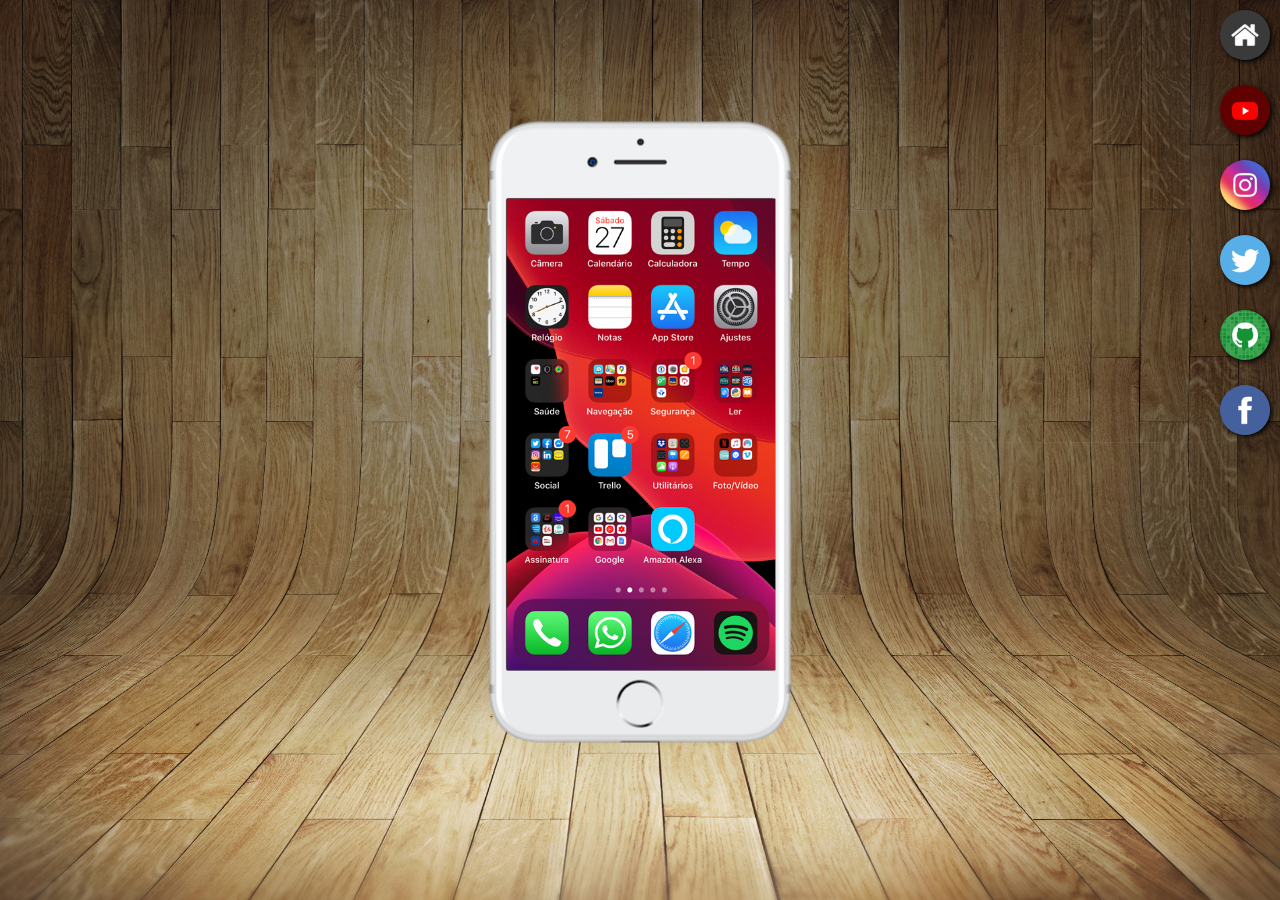
<file: index.html>
<!DOCTYPE html>
<html lang="pt-br">
<head>
    <meta charset="UTF-8">
    <meta http-equiv="X-UA-Compatible" content="IE=edge">
    <meta name="viewport" content="width=device-width, initial-scale=1.0">
    <link rel="shortcut icon" href="favicon.ico" type="image/x-icon">
    <link rel="stylesheet" href="estilos/style.css">
    <title>Projeto redes sociais</title>
</head>
<body>
    <main>
        <section id="telefone">
            <iframe src="home.html" name="tela" id="tela" frameborder="0"></iframe>
        </section>

        <section id="redes-sociais">
            <a href="#" target="tela"><img src="estilos/imagens/logo-home.jpg" alt=""></a><br>

            <a href="youtube.html" target="tela"><img src="estilos/imagens/logo-youtube.jpg" alt=""></a><br>

            <a href="instagram.html" target="tela"><img src="estilos/imagens/logo-instagram.jpg" alt=""></a><br>

            <a href="twitter.html" target="tela"><img src="estilos/imagens/logo-twitter.jpg" alt=""></a><br>

            <a href="github.html" target="tela"><img src="estilos/imagens/logo-github.jpg" alt=""></a><br>

            <a href="facebook.html" target="tela"><img src="estilos/imagens/logo-facebook.jpg" alt=""></a>
        </section>
    </main>
</body>
</file>
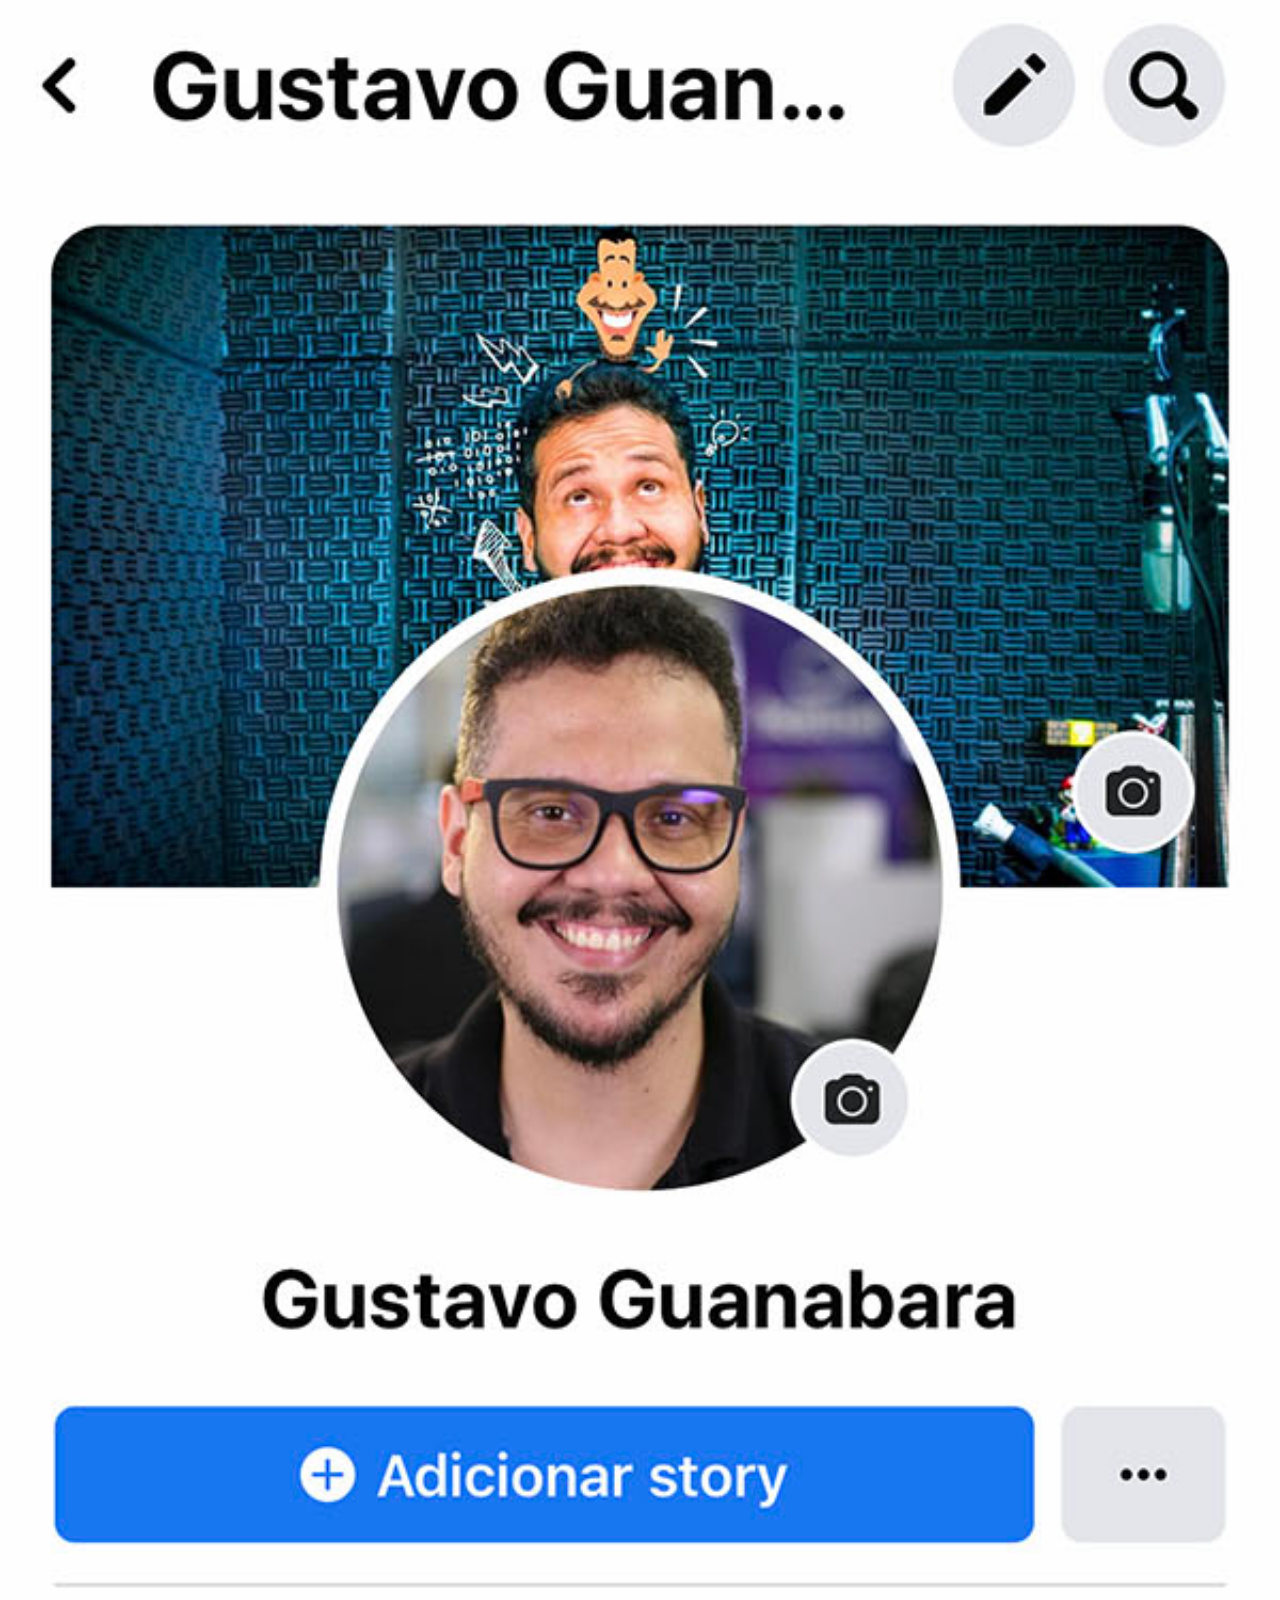
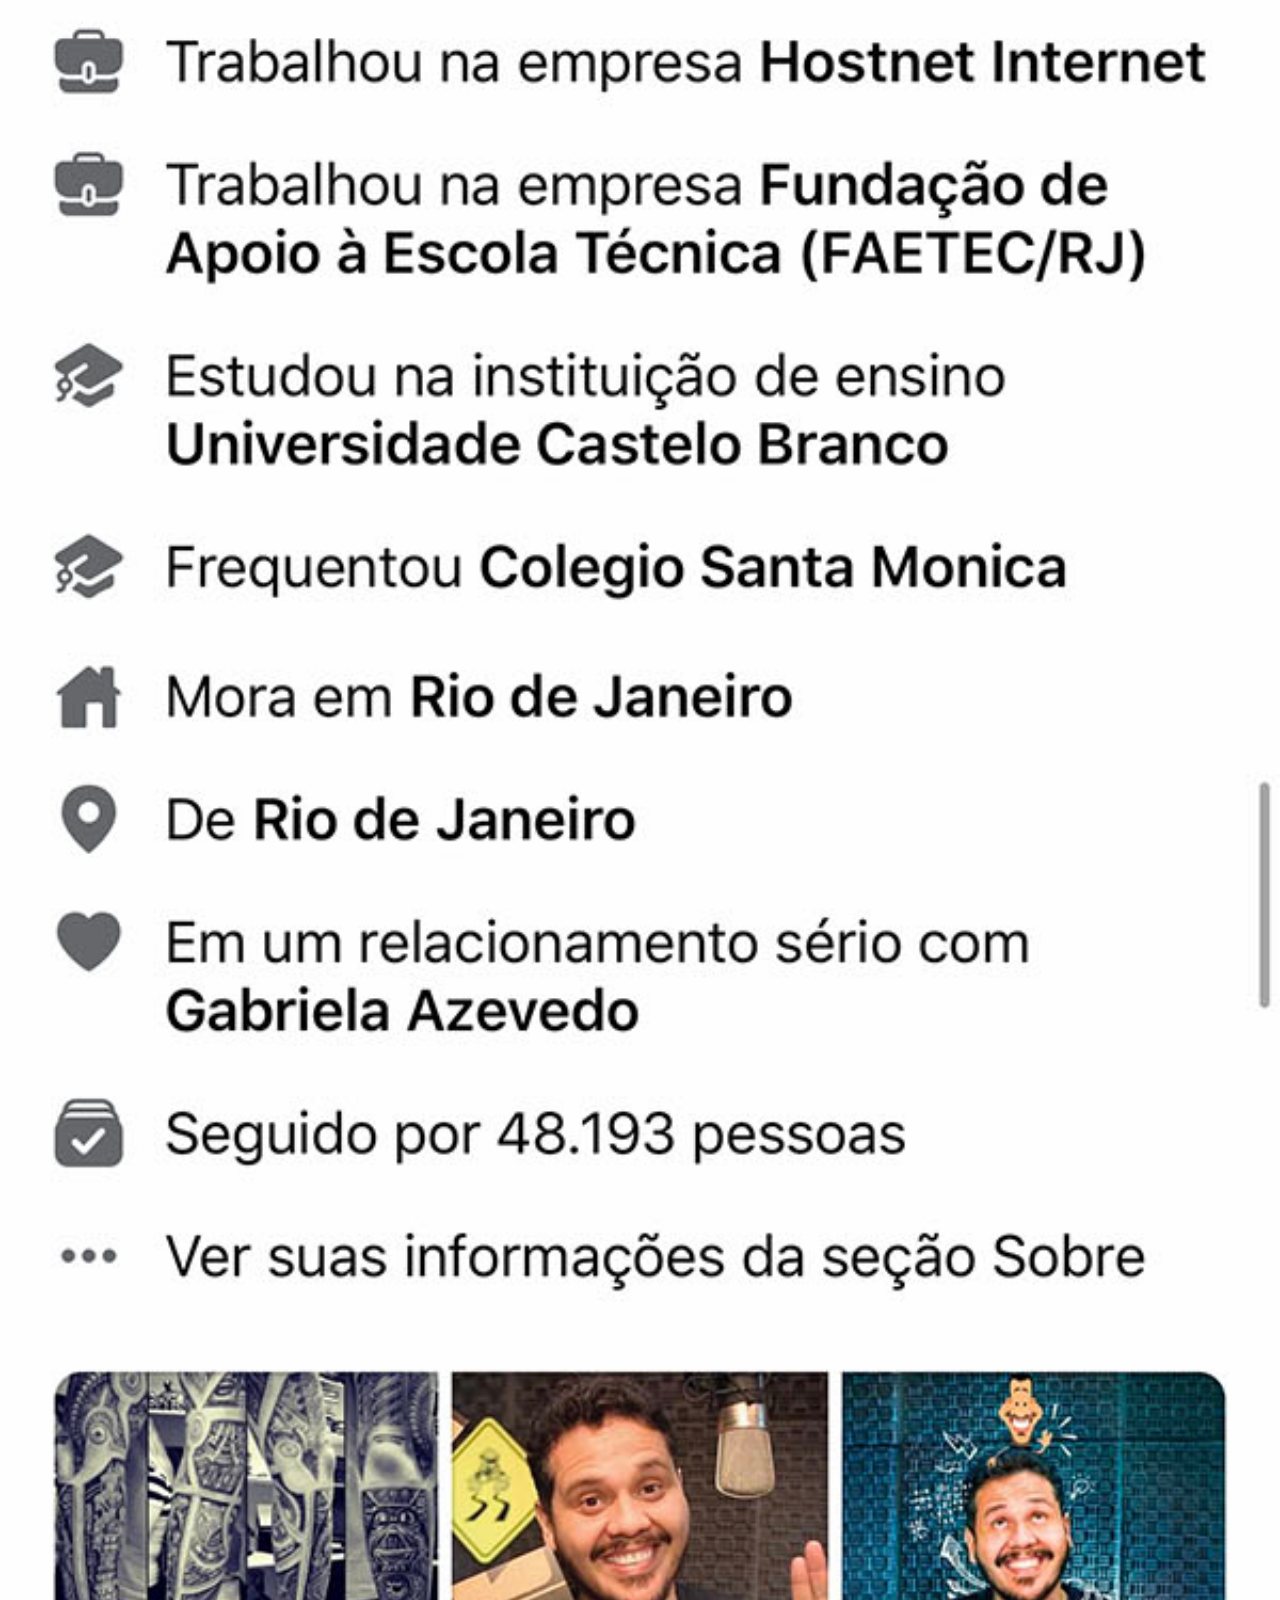
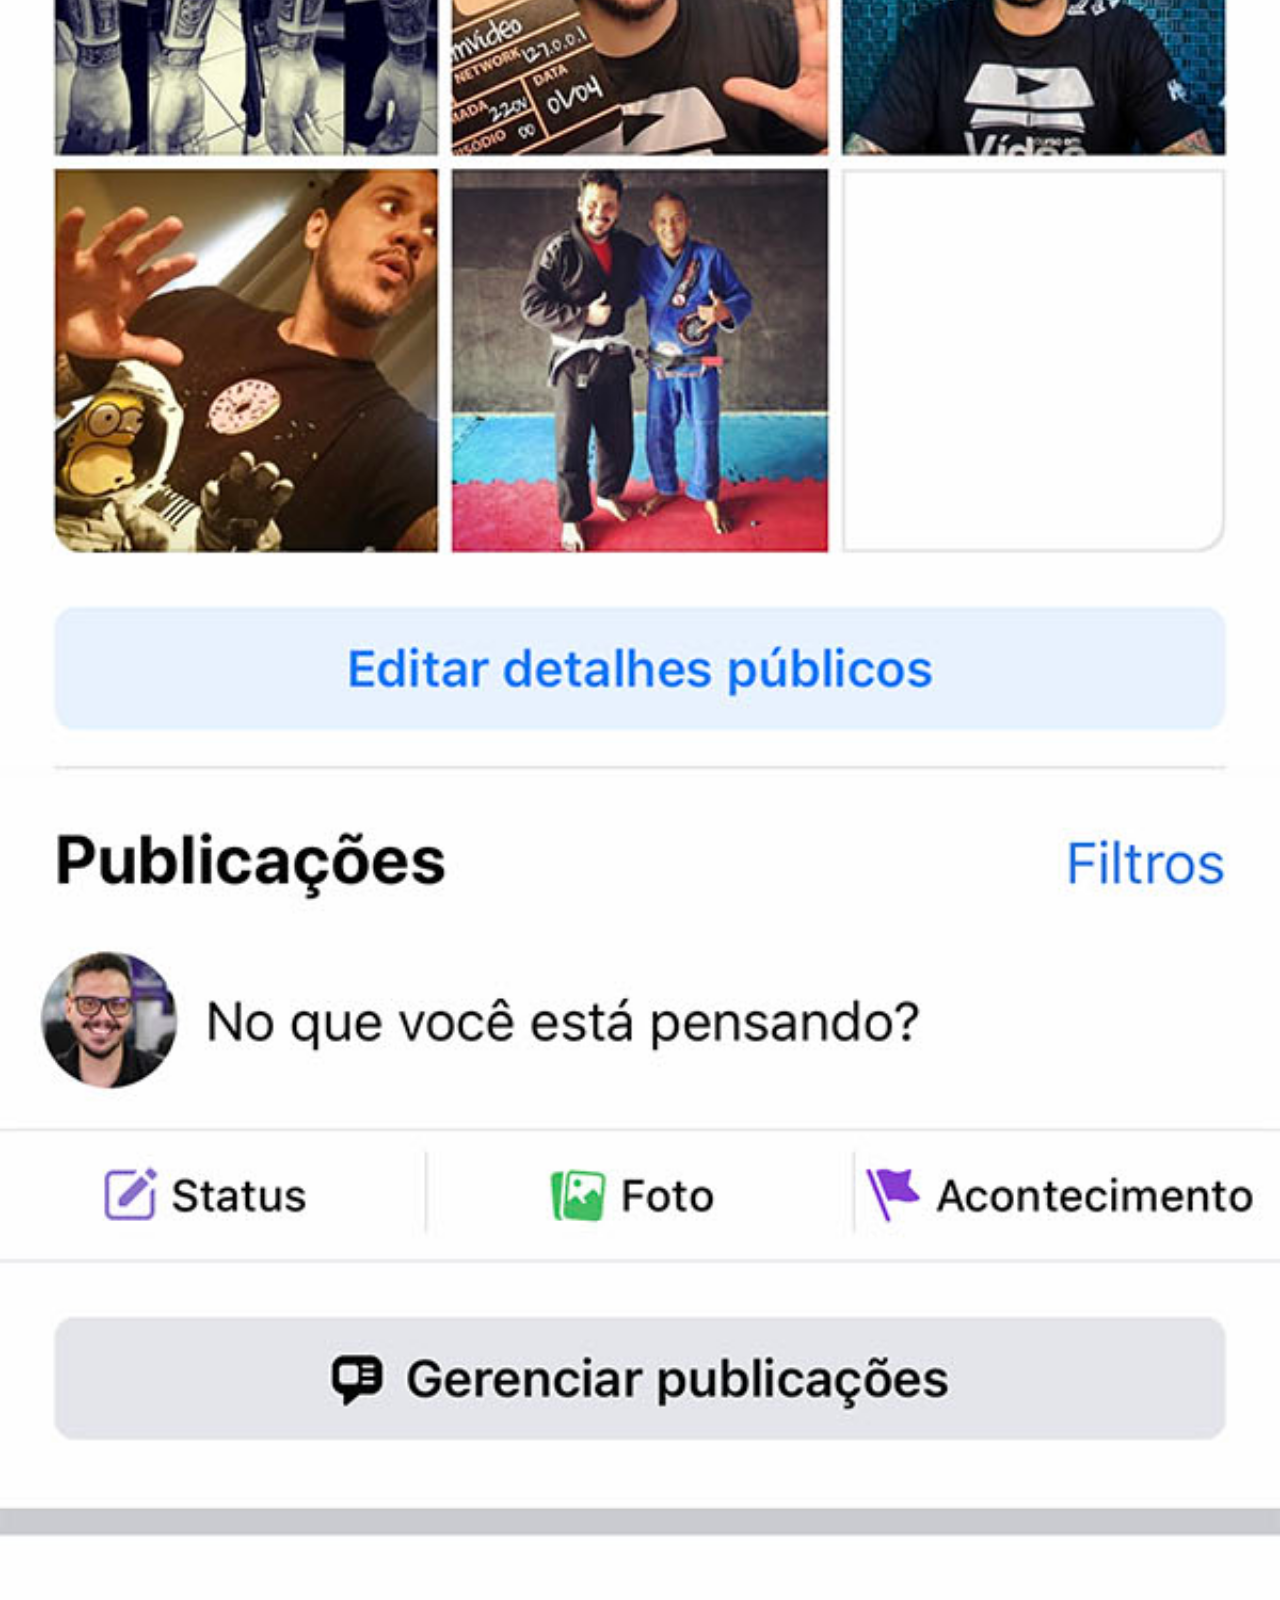
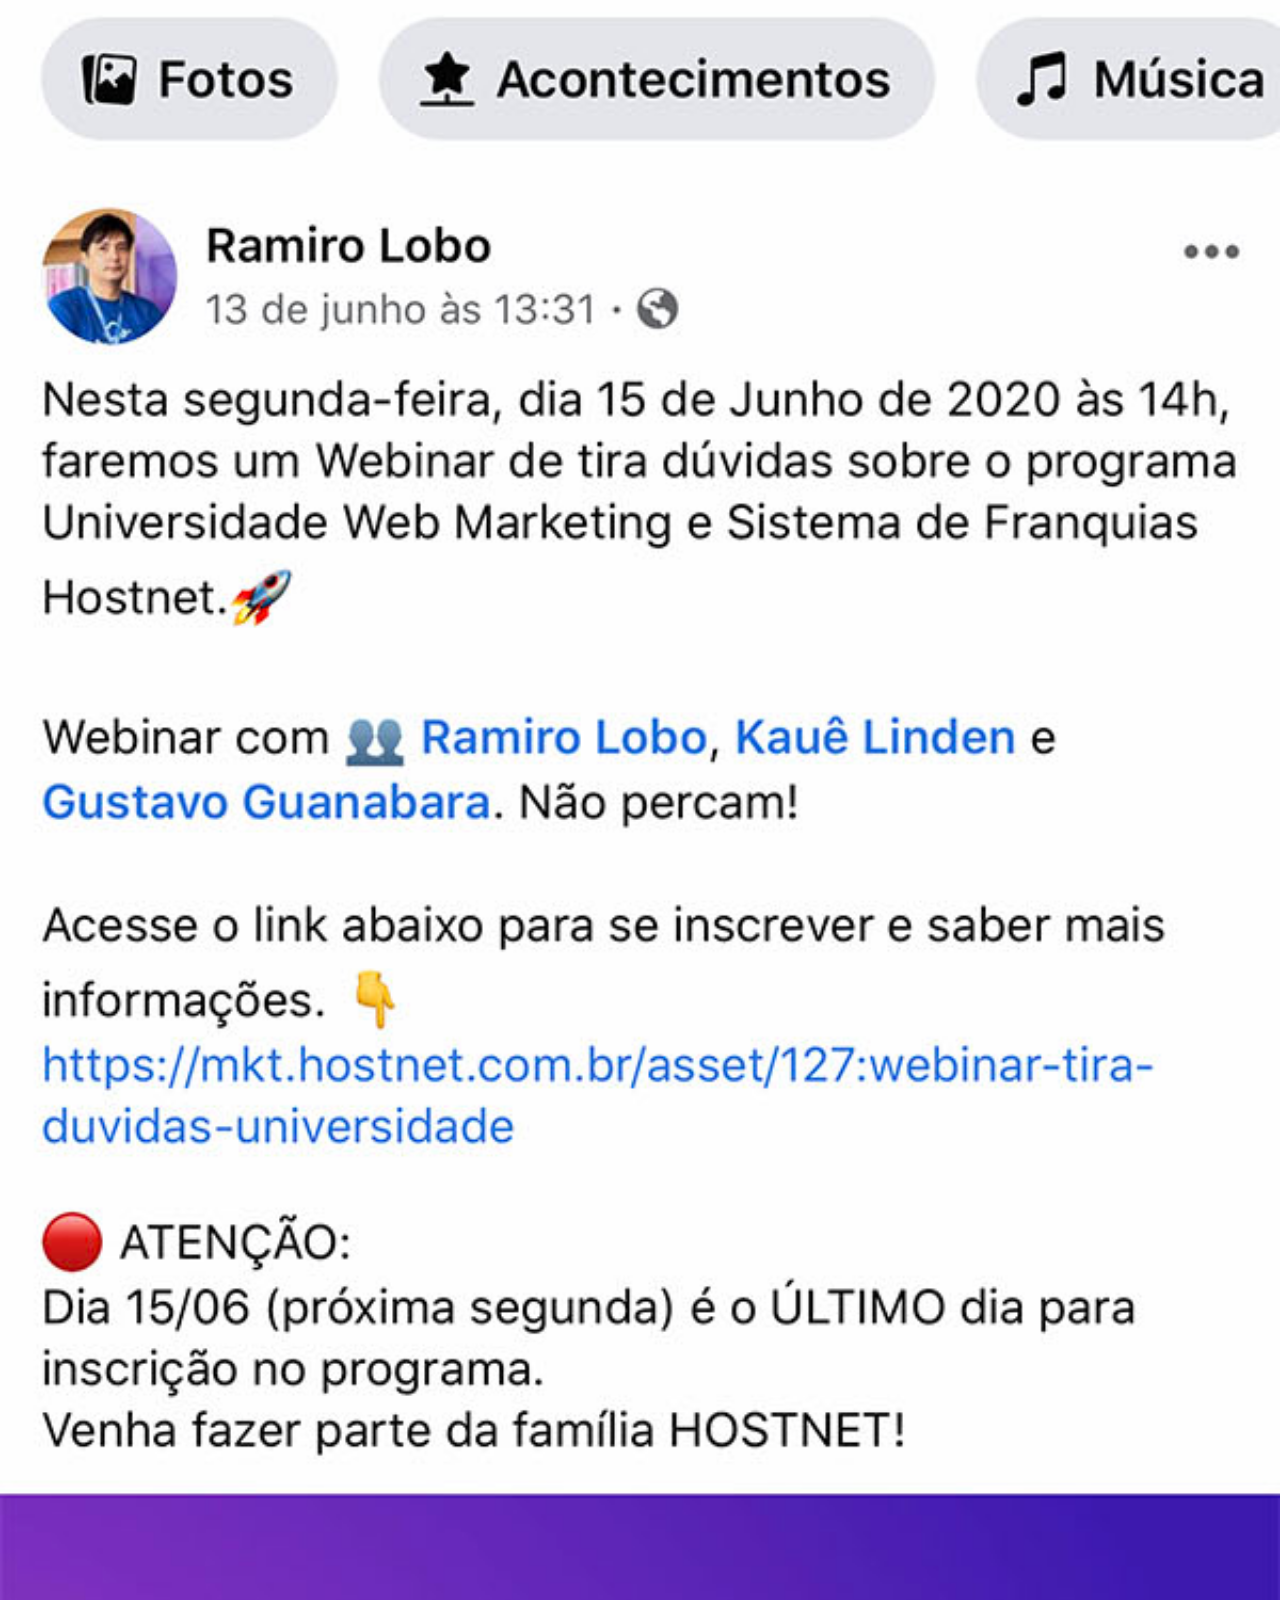
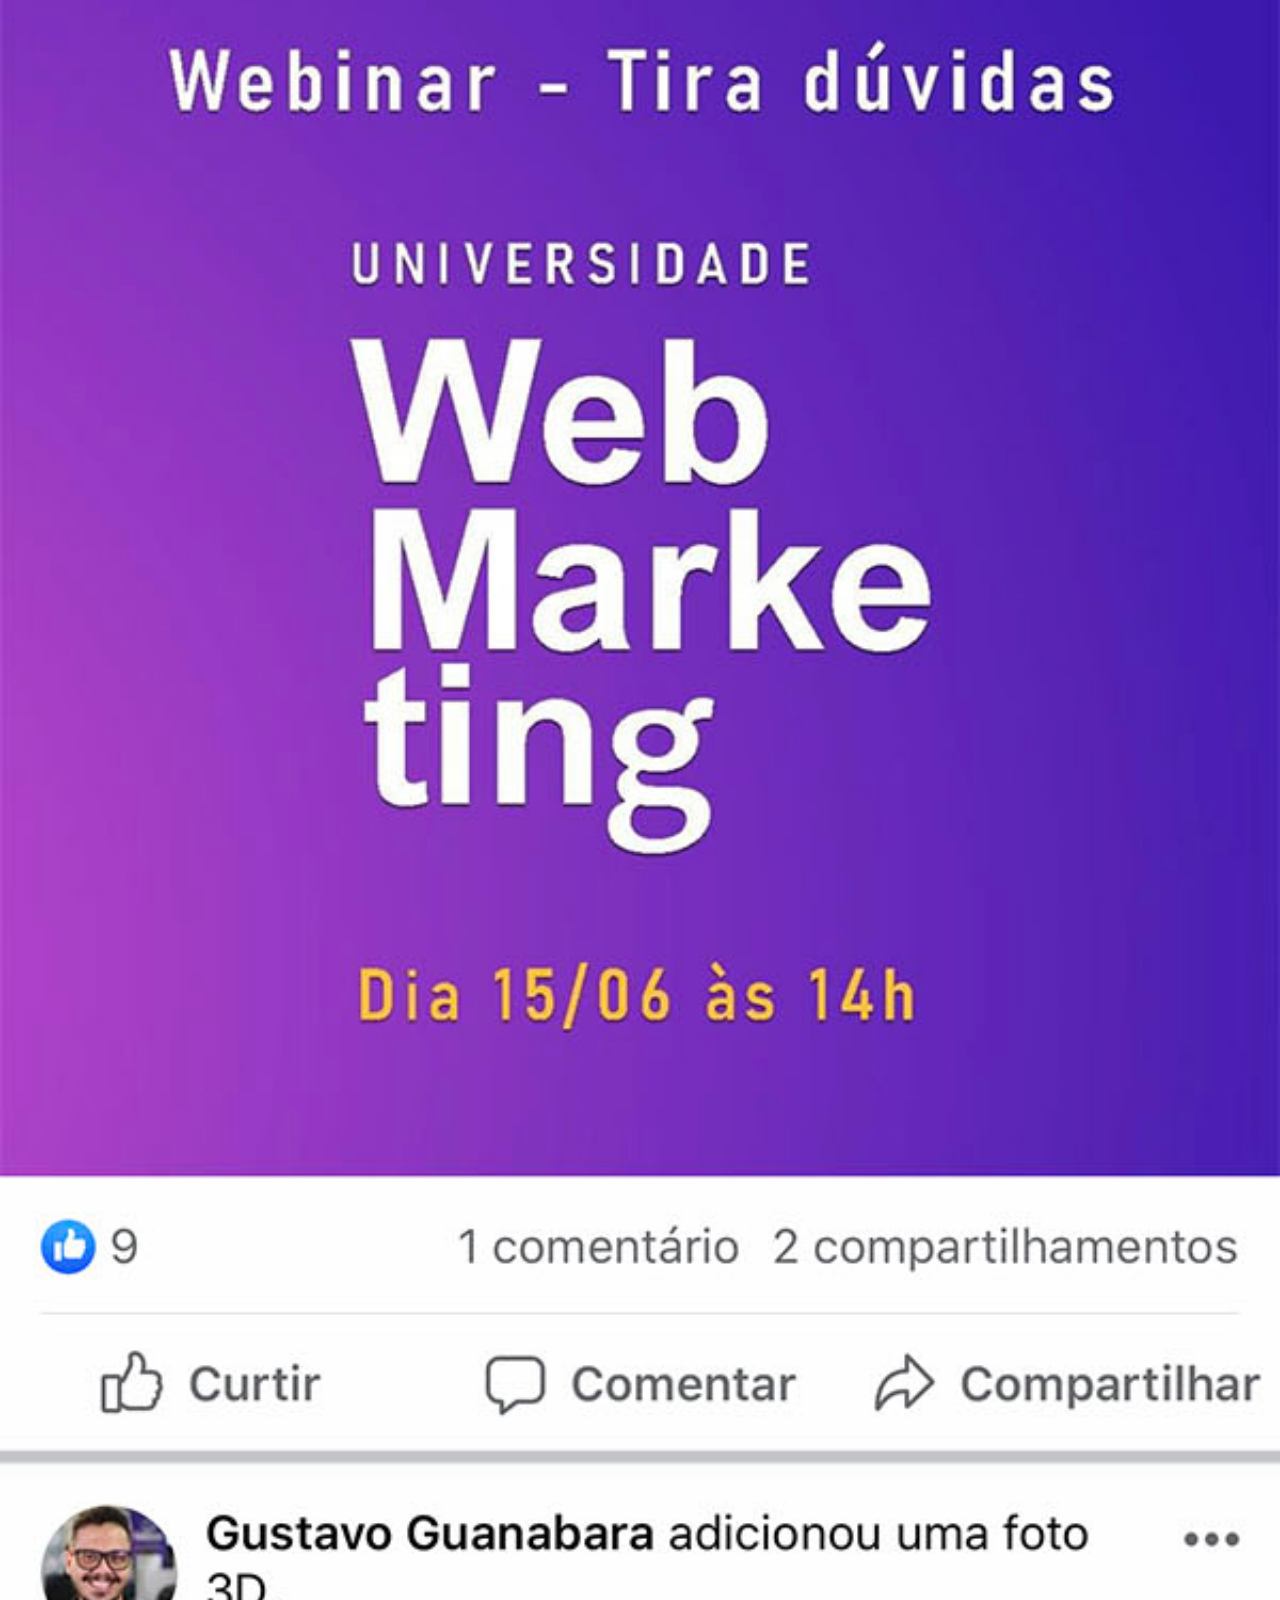
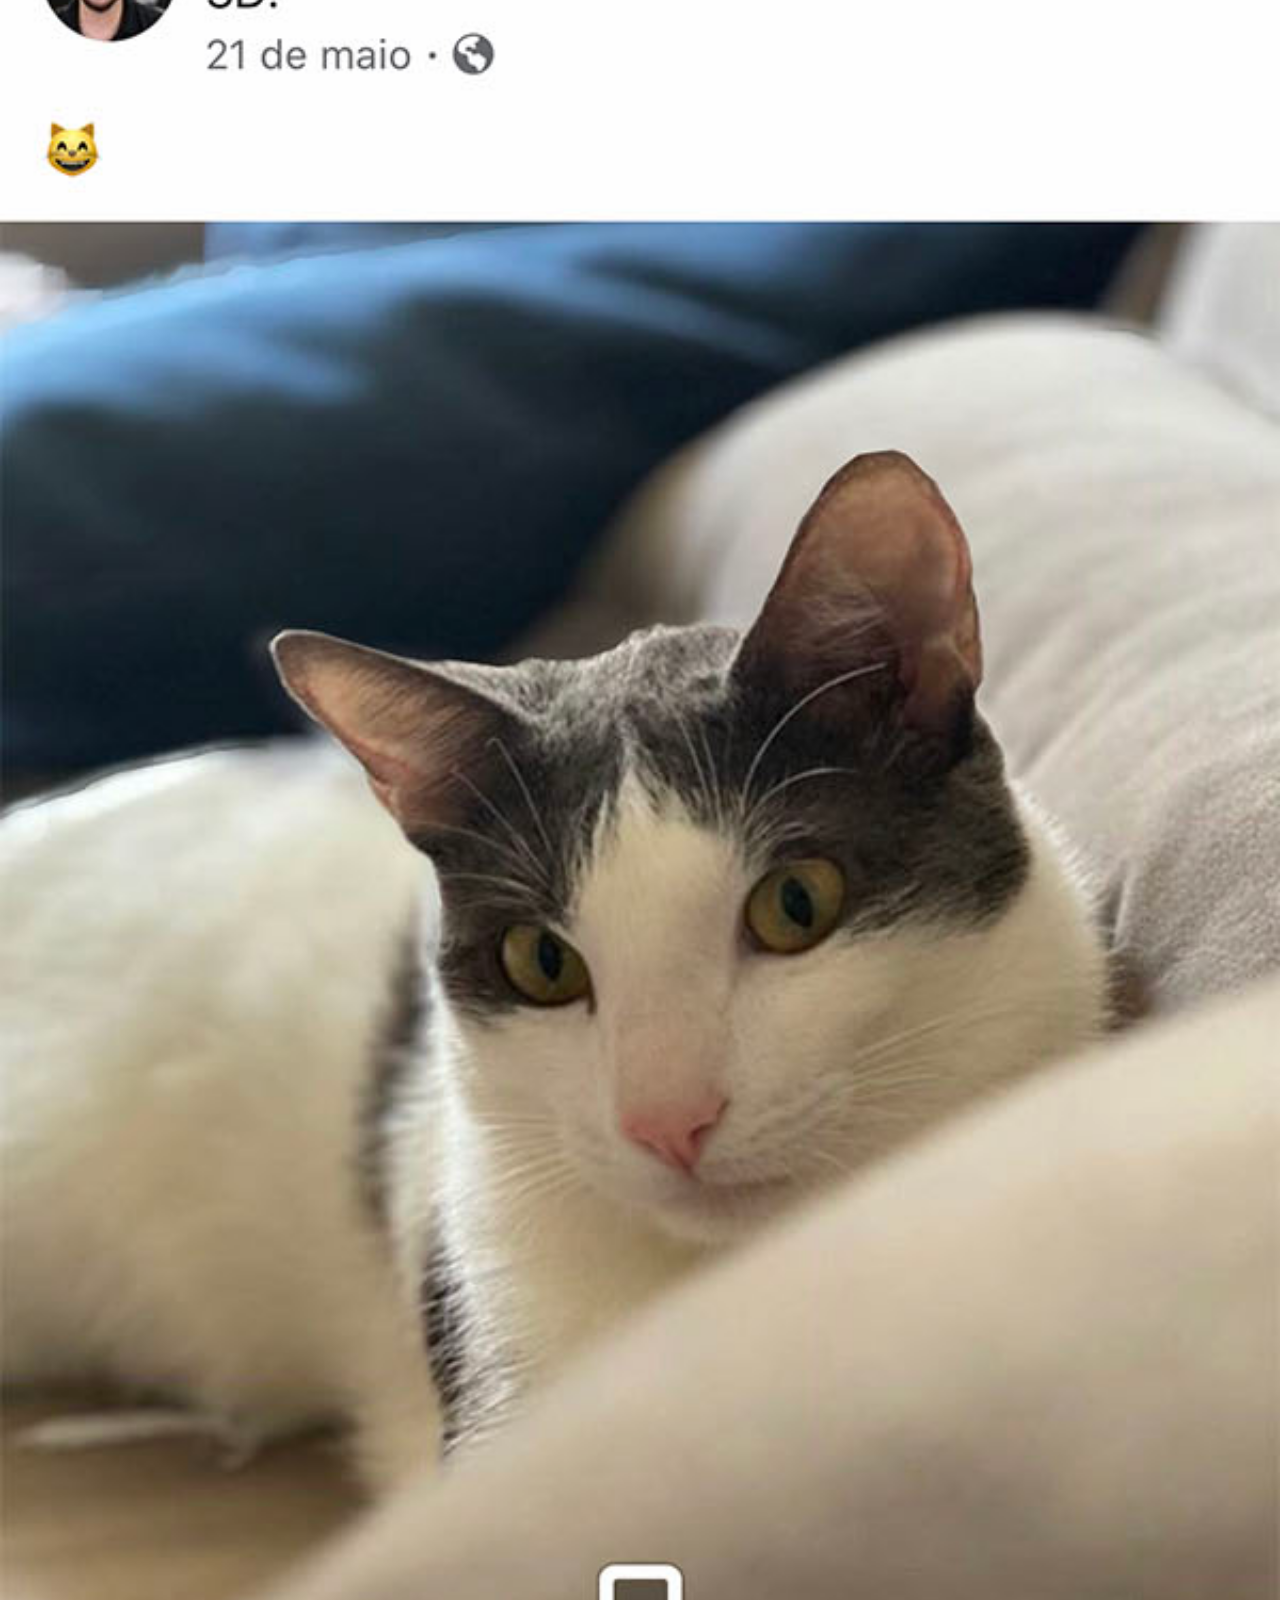
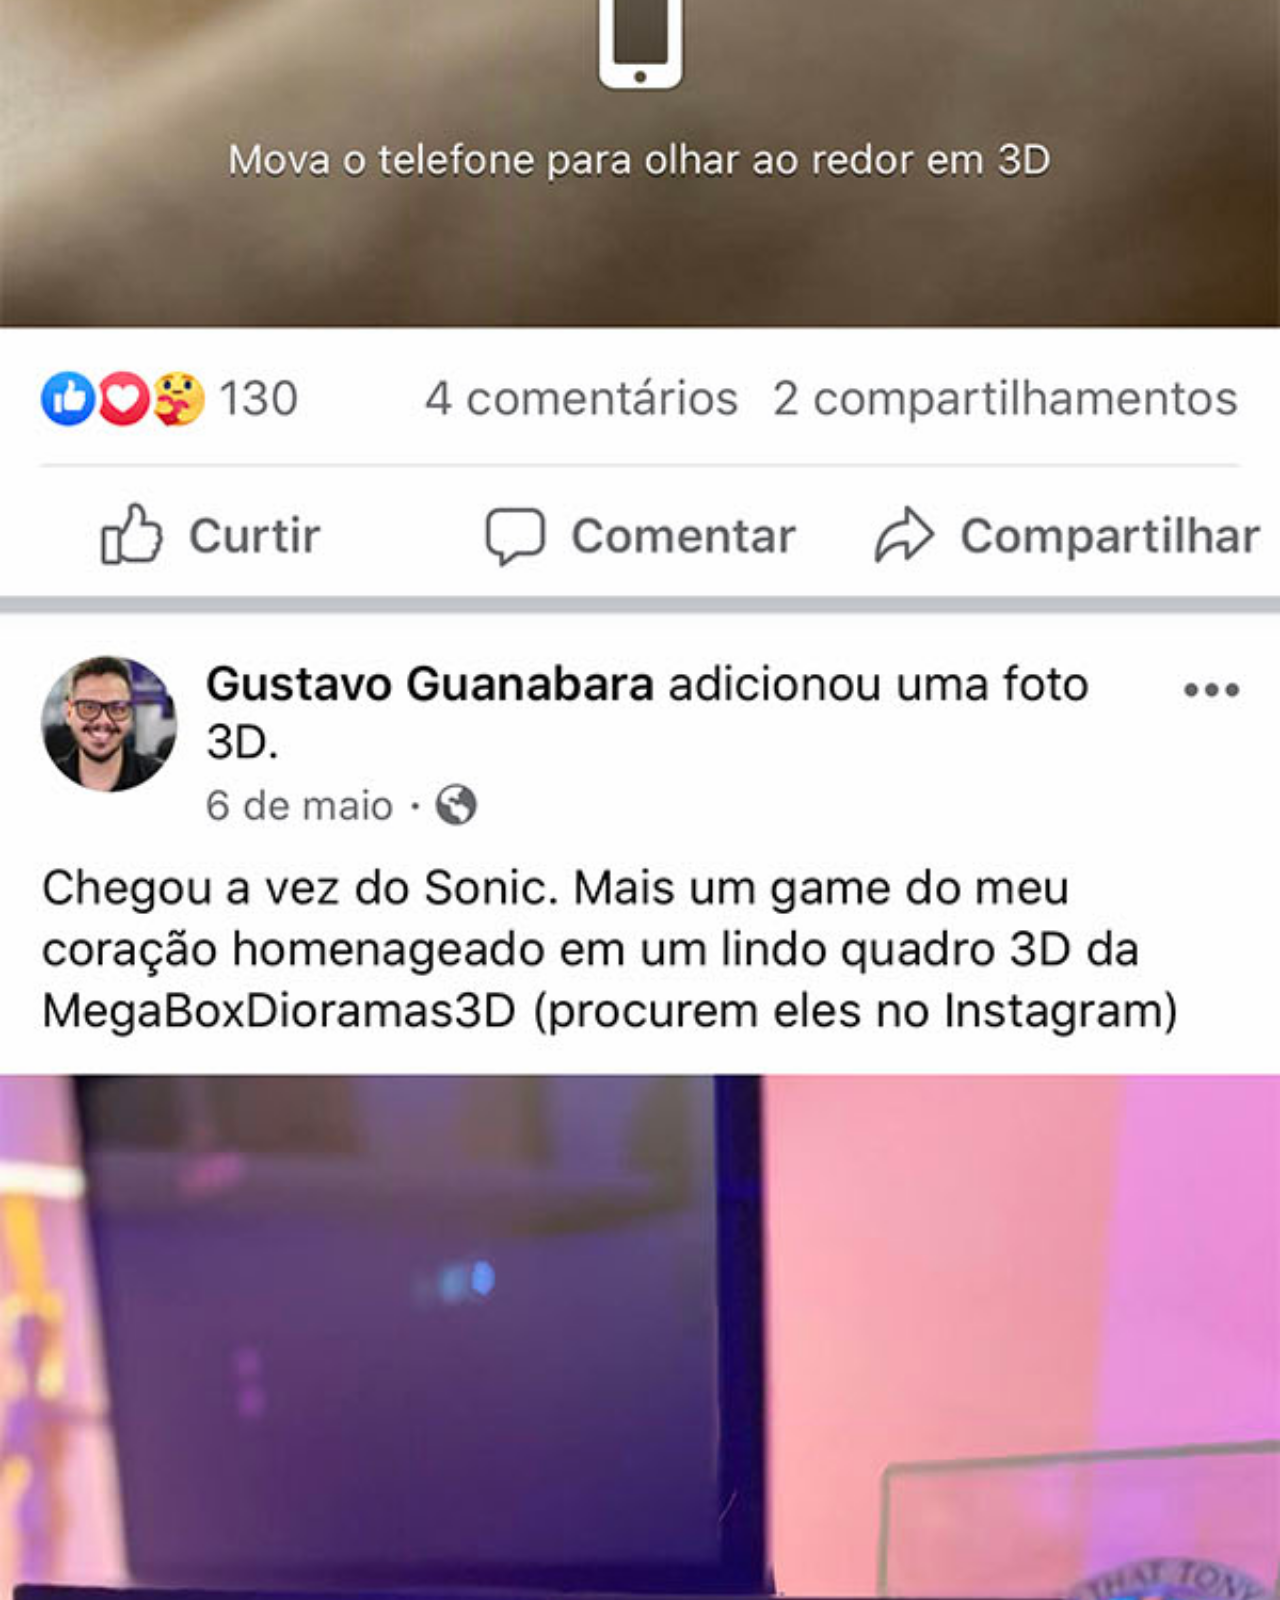
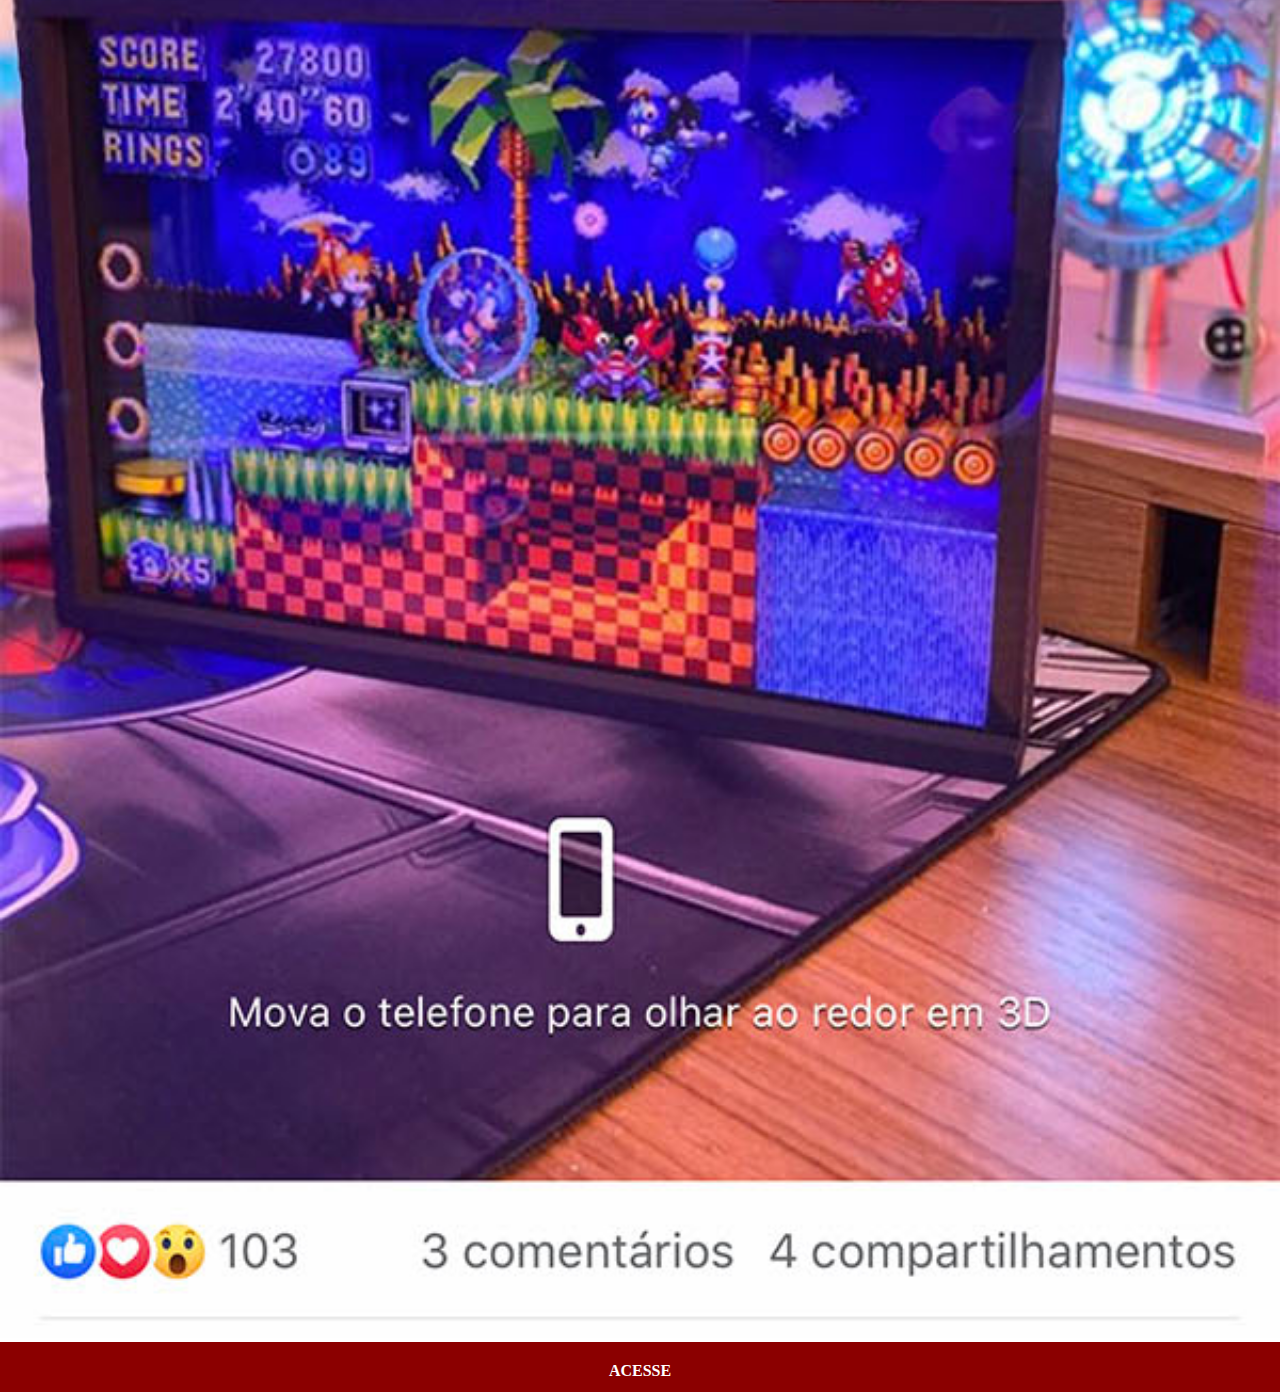
<file: facebook.html>
<!DOCTYPE html>
<html lang="pt-br">
<head>
    <meta charset="UTF-8">
    <meta http-equiv="X-UA-Compatible" content="IE=edge">
    <meta name="viewport" content="width=device-width, initial-scale=1.0">
    <link rel="stylesheet" href="estilos/social.css">
    <title>facebook</title>
</head>
<body>
    <img src="estilos/imagens/tela-facebook.jpg " alt="">
    <a href="https://www.facebook.com/gabriel.alvesdasilva.56808995/">ACESSE</a>
</body>
</html>
</file>
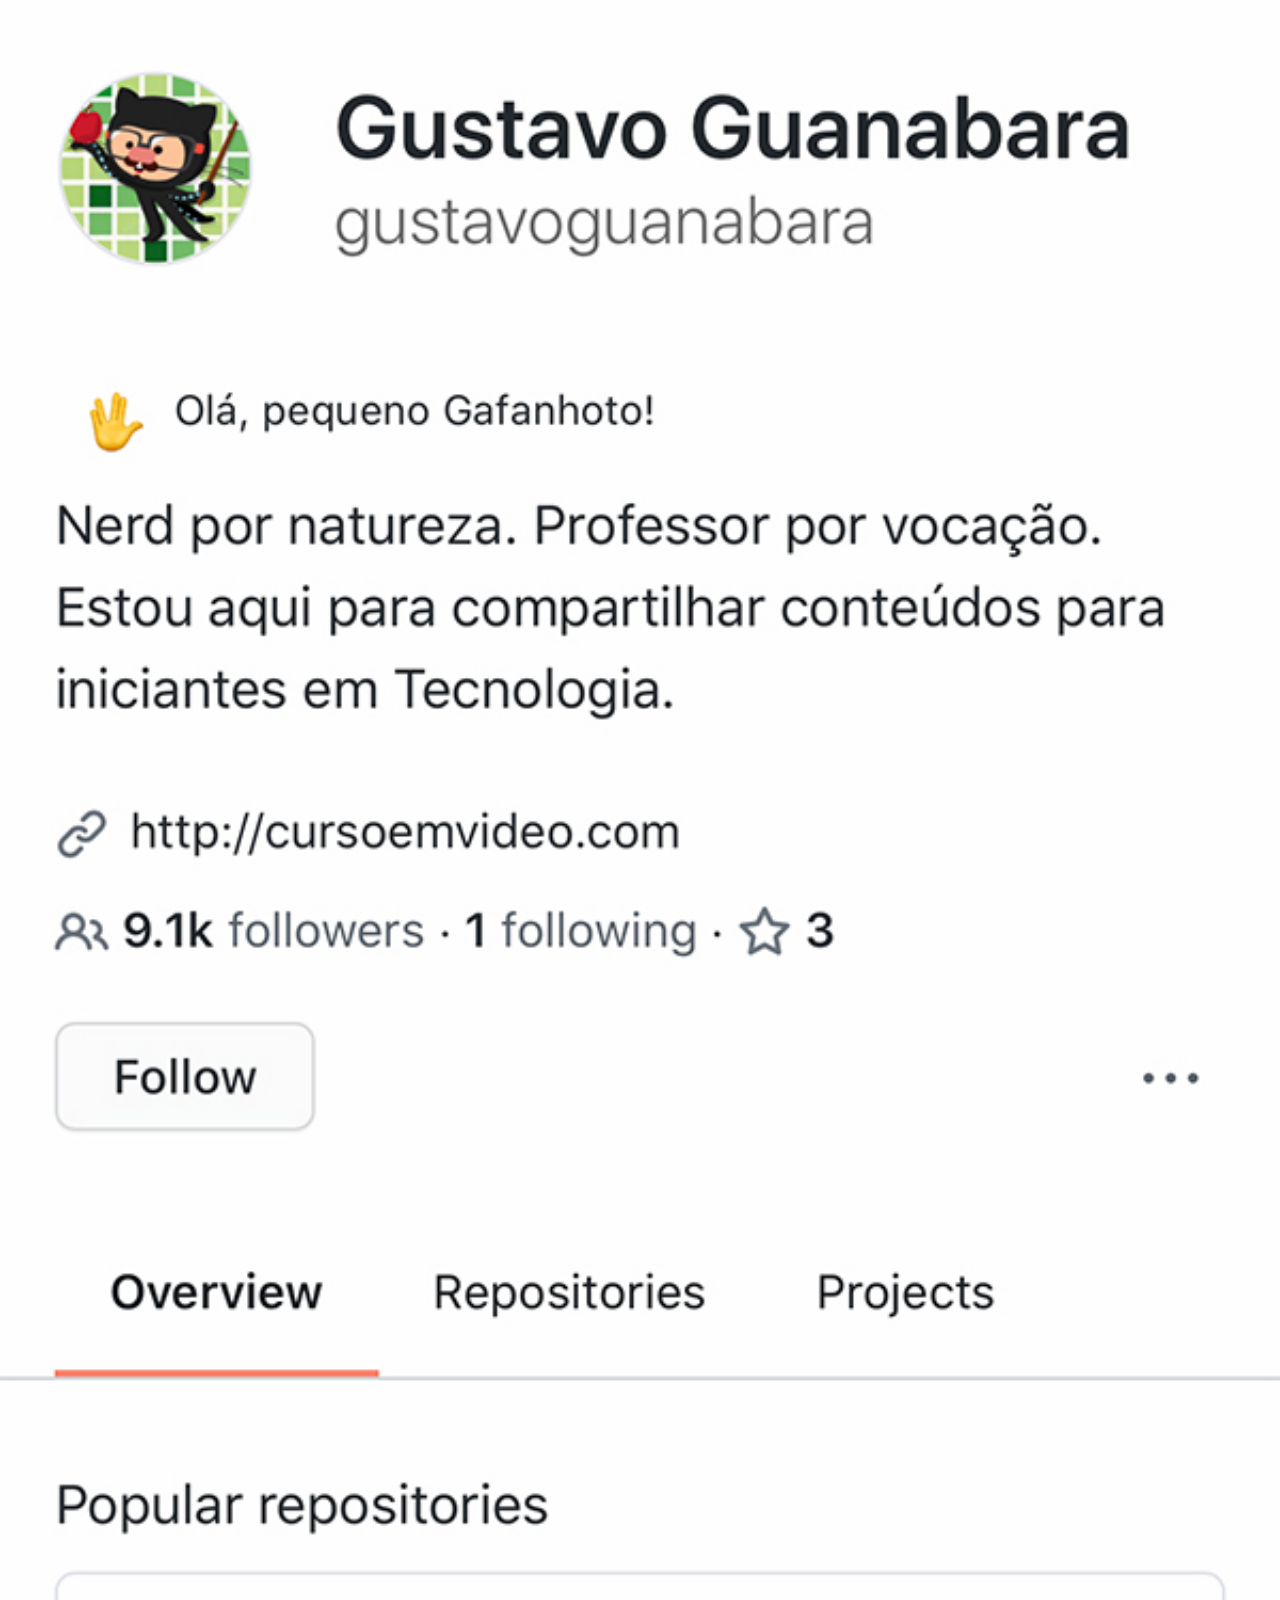
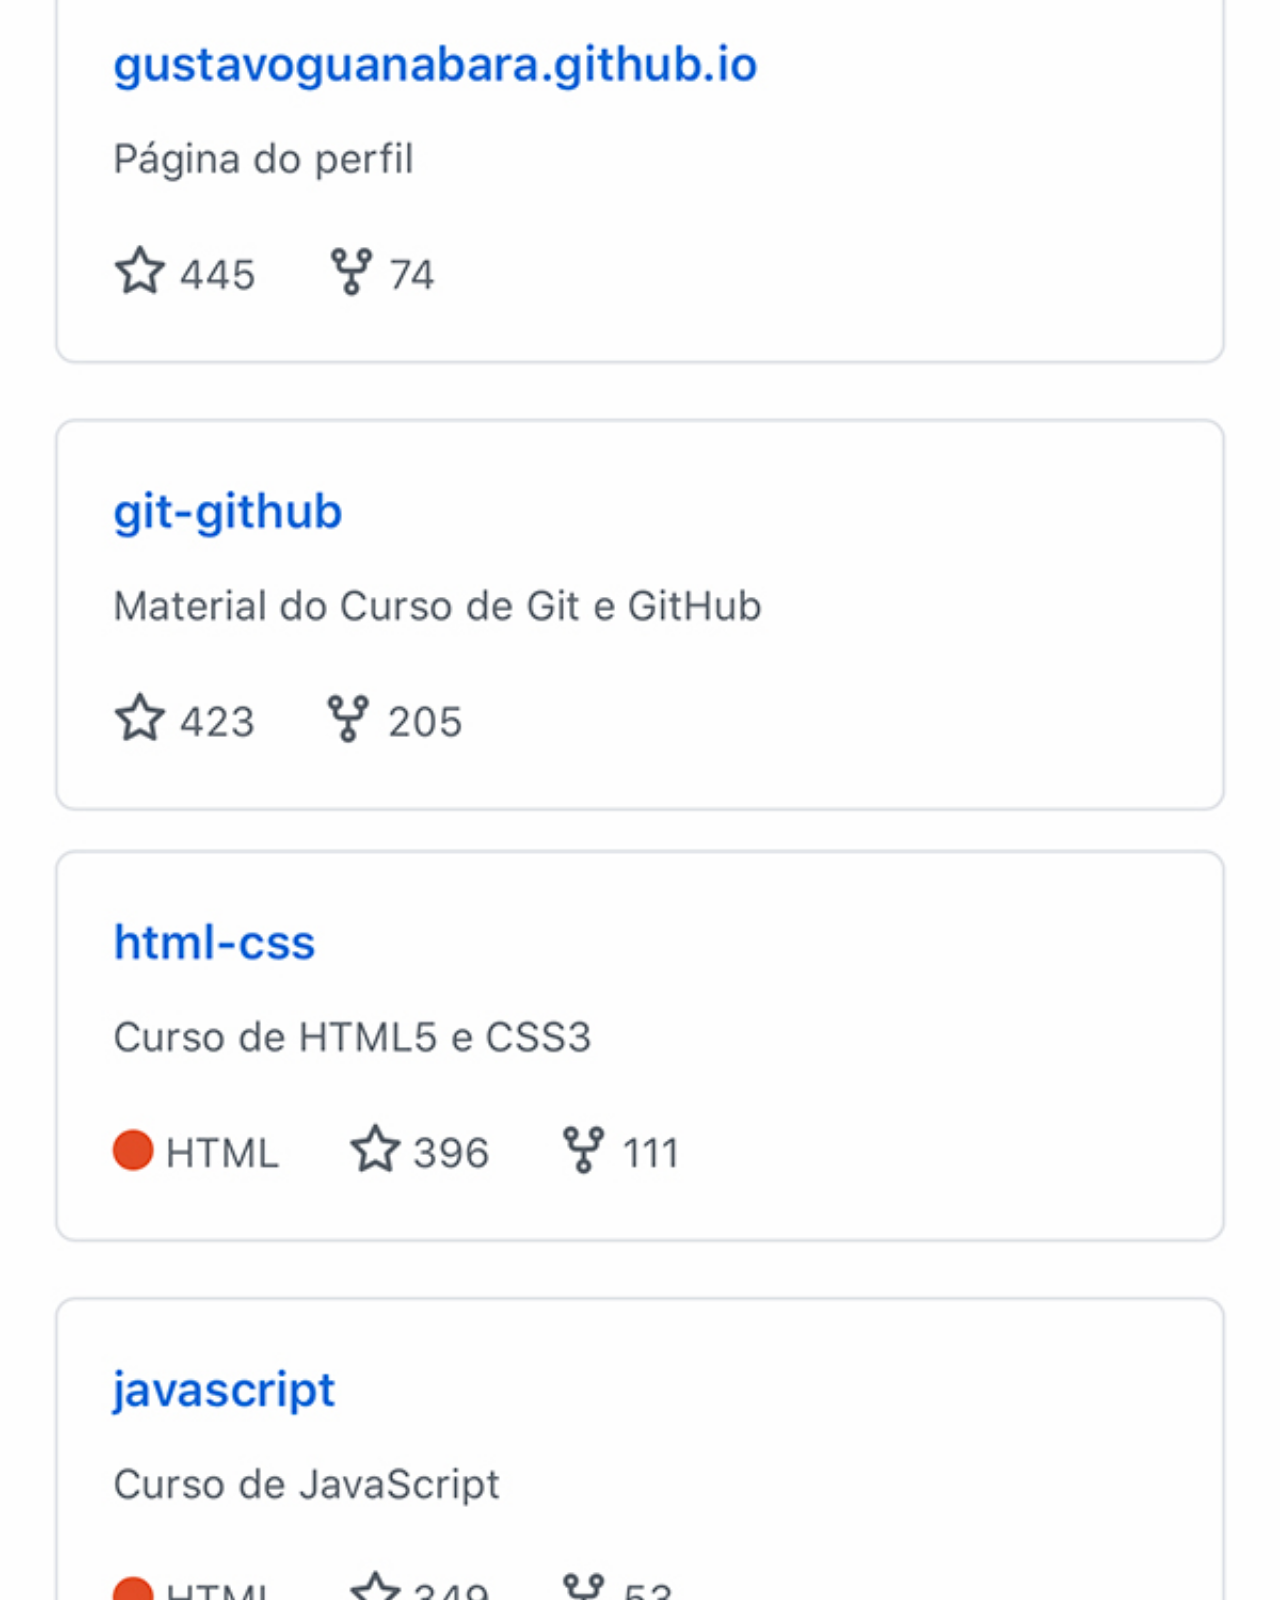
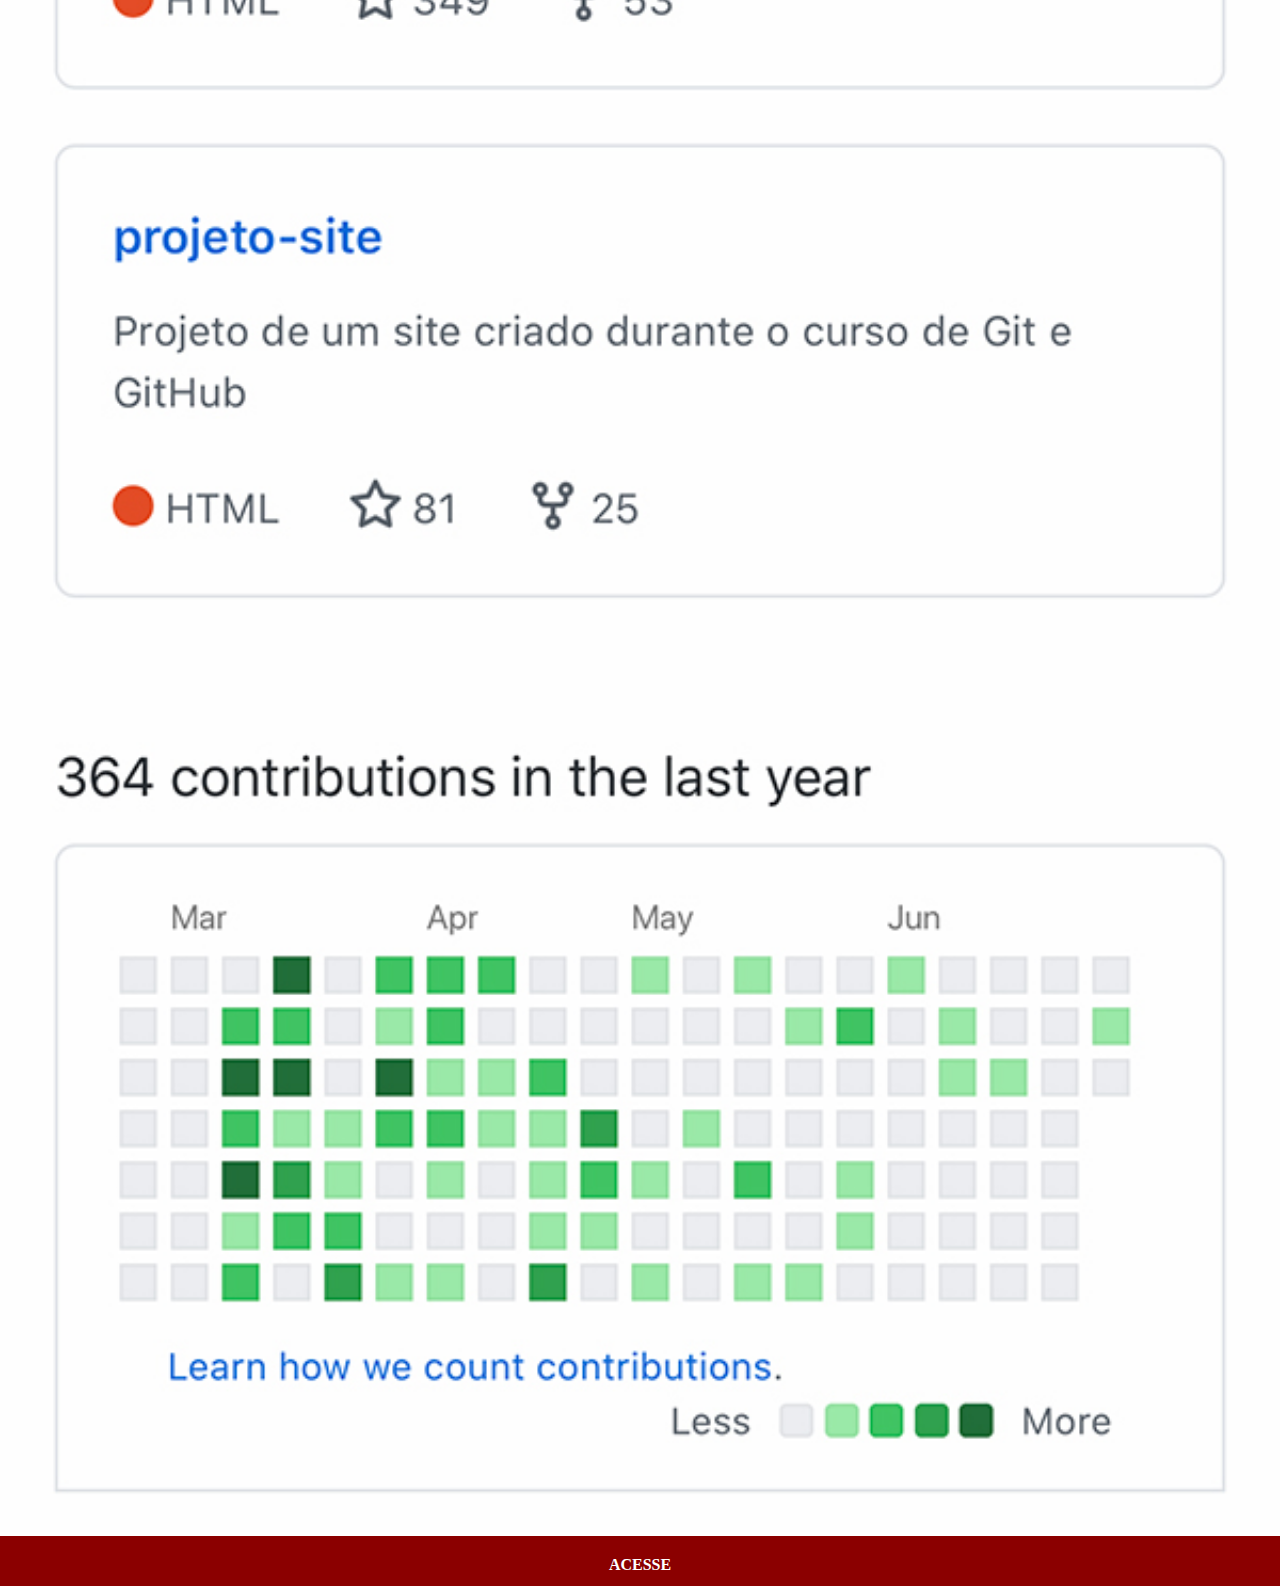
<file: github.html>
<!DOCTYPE html>
<html lang="pt-br">
<head>
    <meta charset="UTF-8">
    <meta http-equiv="X-UA-Compatible" content="IE=edge">
    <meta name="viewport" content="width=device-width, initial-scale=1.0">
    <link rel="stylesheet" href="estilos/social.css">
    <title>Youtube</title>
</head>
 
<body>
    <img src="estilos/imagens/tela-github.jpg" alt="">
    <a href="https://github.com/gabriel-alves-da-silva" target="_blank">ACESSE</a>
    
</body>
</html>
</file>
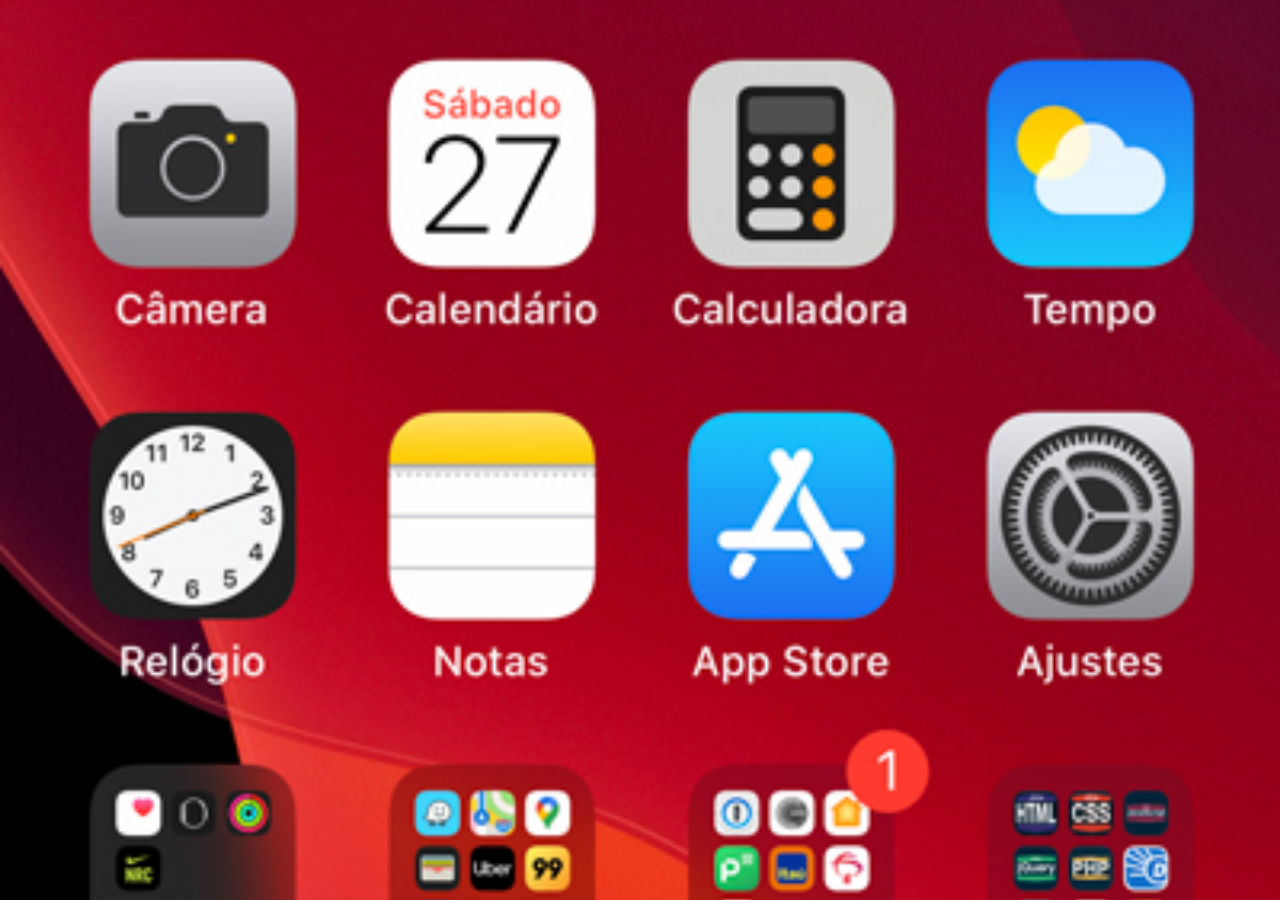
<file: home.html>
<!DOCTYPE html>
<html lang="pt-br">
<head>
    <meta charset="UTF-8">
    <meta http-equiv="X-UA-Compatible" content="IE=edge">
    <meta name="viewport" content="width=device-width, initial-scale=1.0">
    <title>Document</title>
</head>
<style>
    *{
        margin: 0px;
        padding: 0px;
    }
    body{
        width: 100vw;
        height: 100vh;
        background: black  url(estilos/imagens/tela-home.jpg) no-repeat top center;
        background-size: cover;
    }
</style>
<body>
    
</body>
</html>
</file>
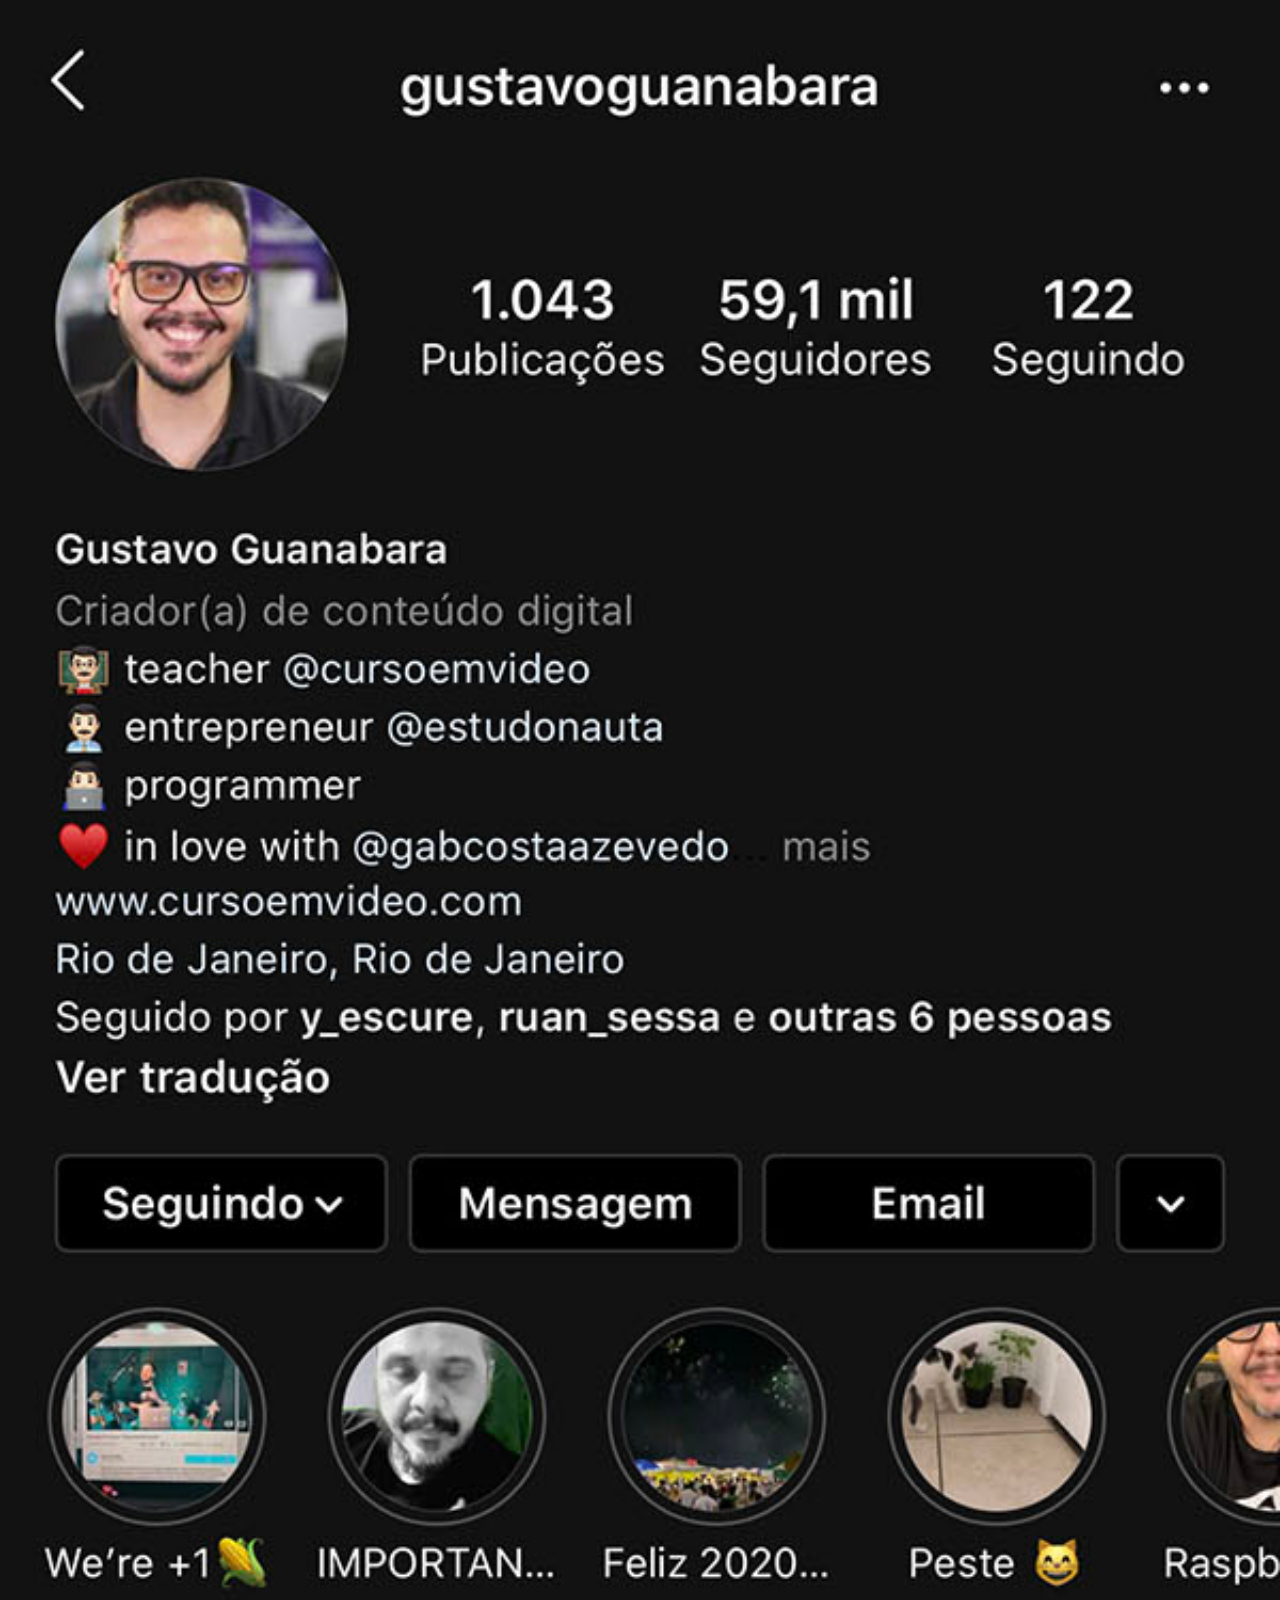
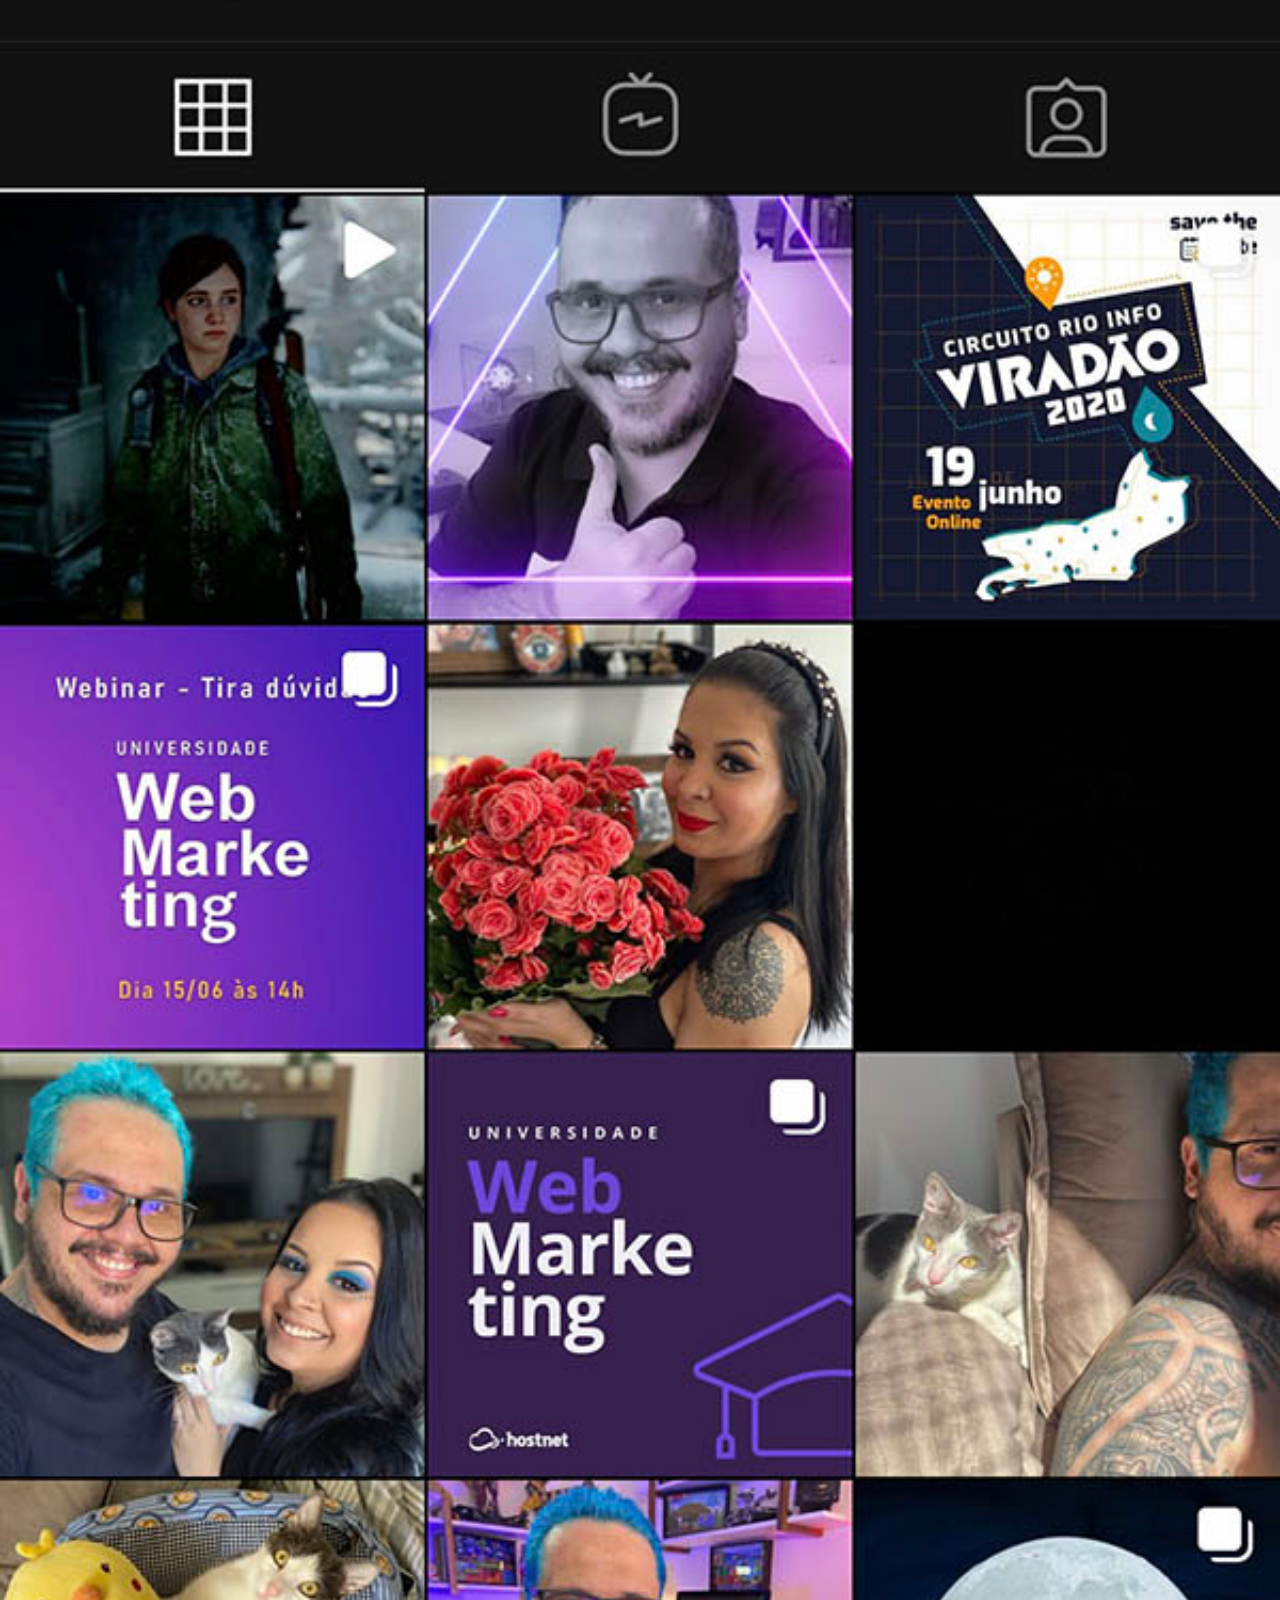
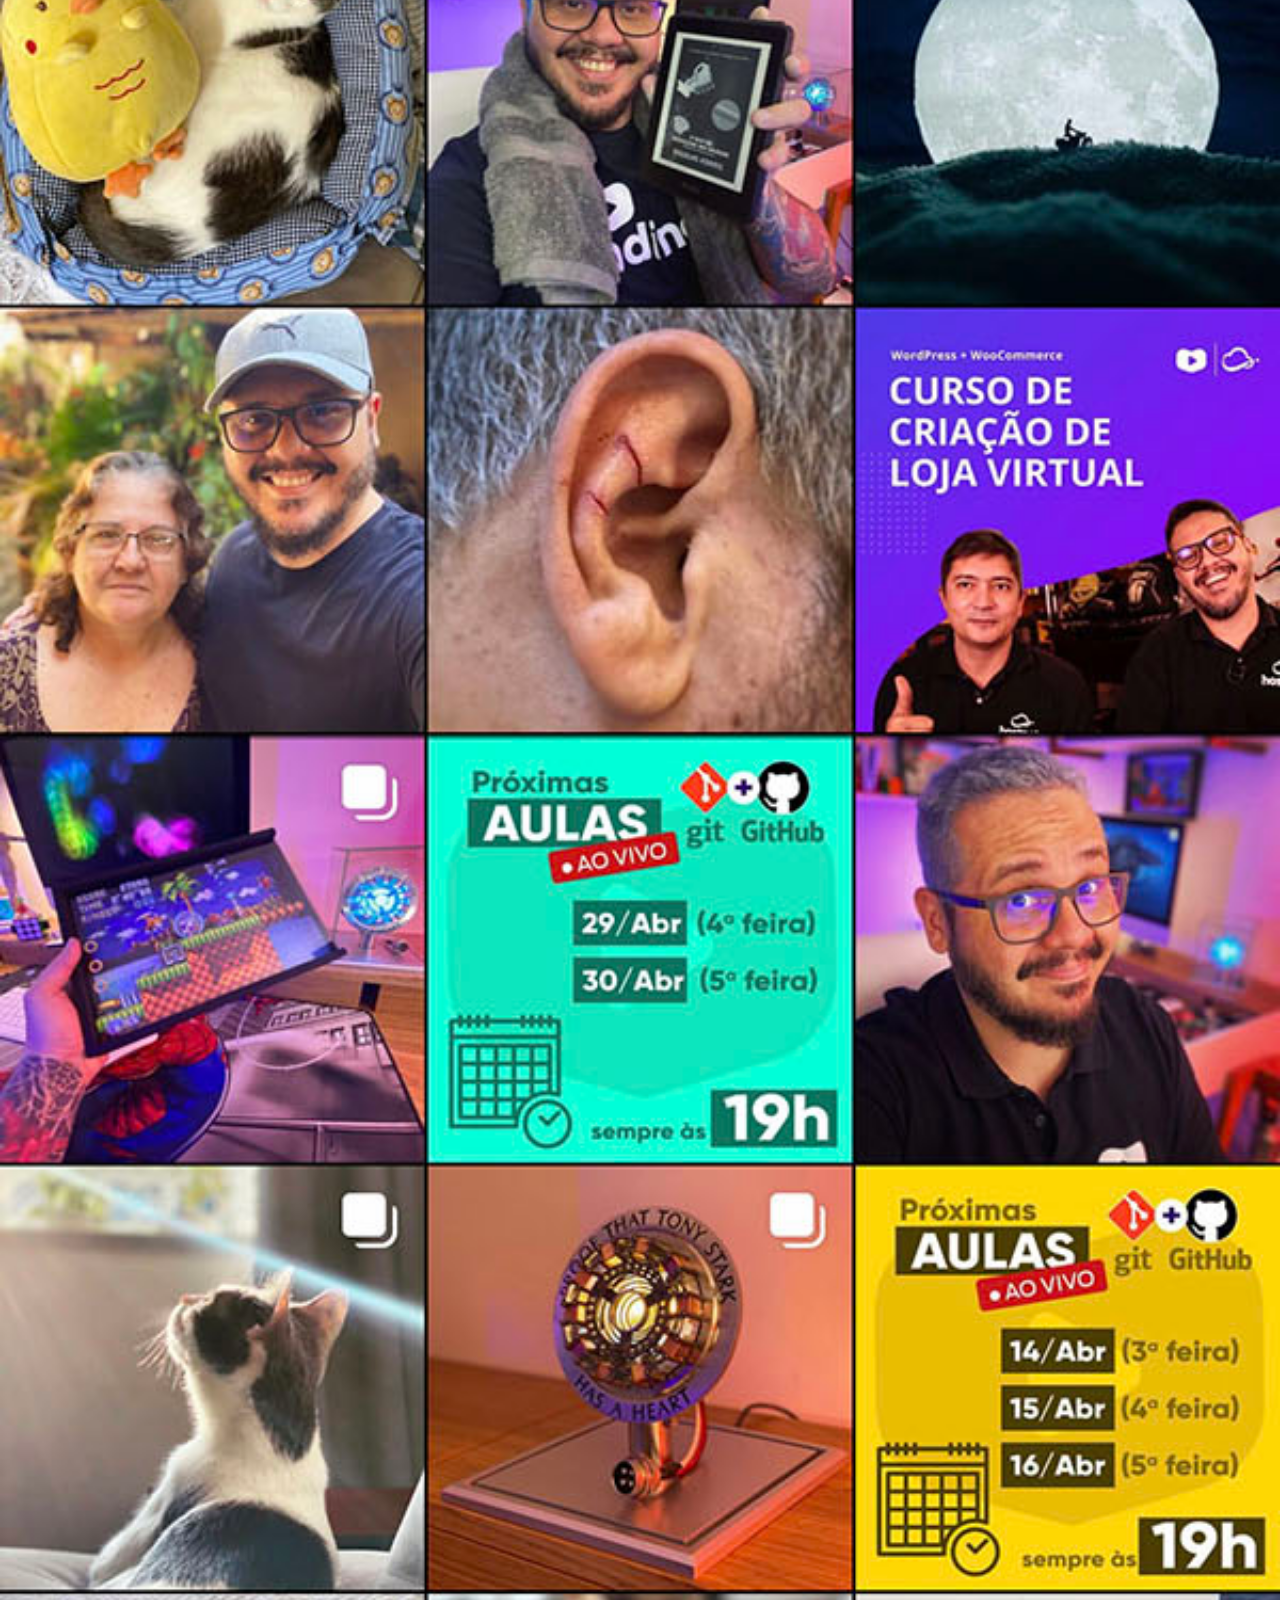
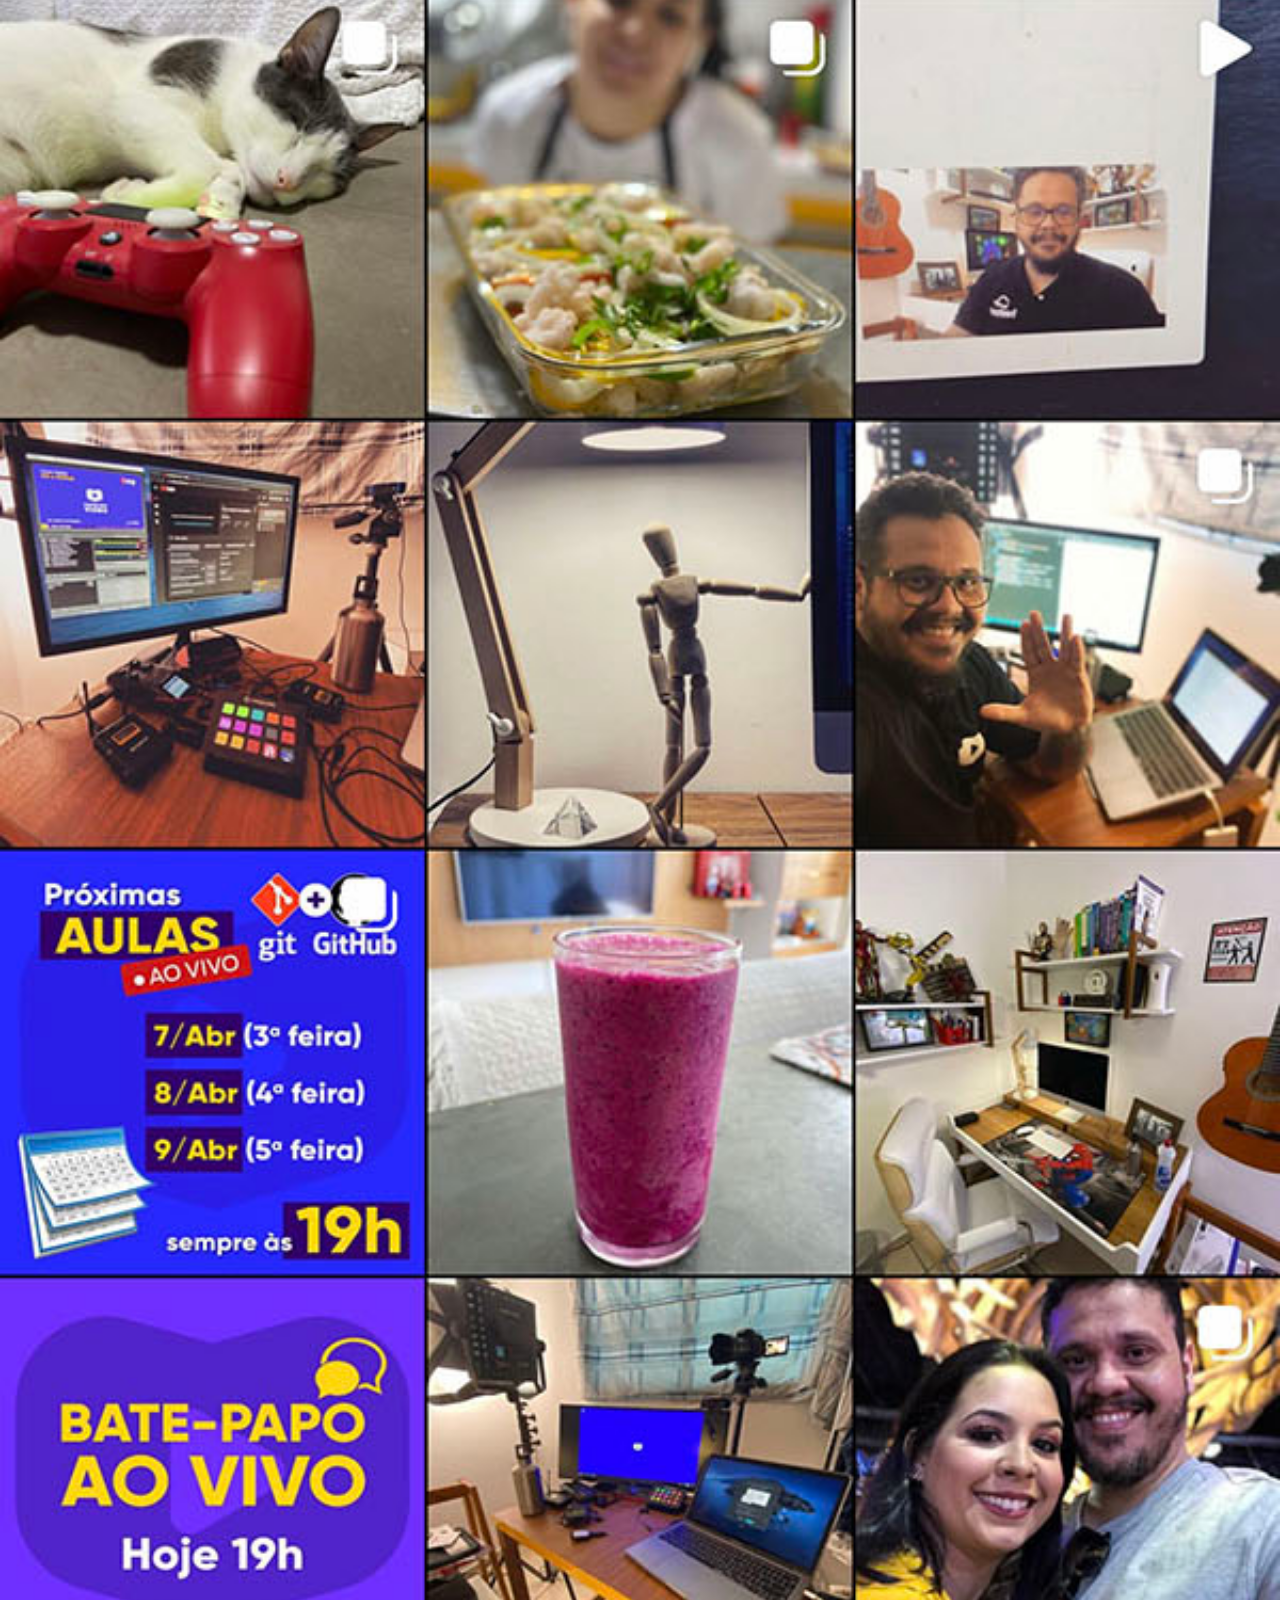
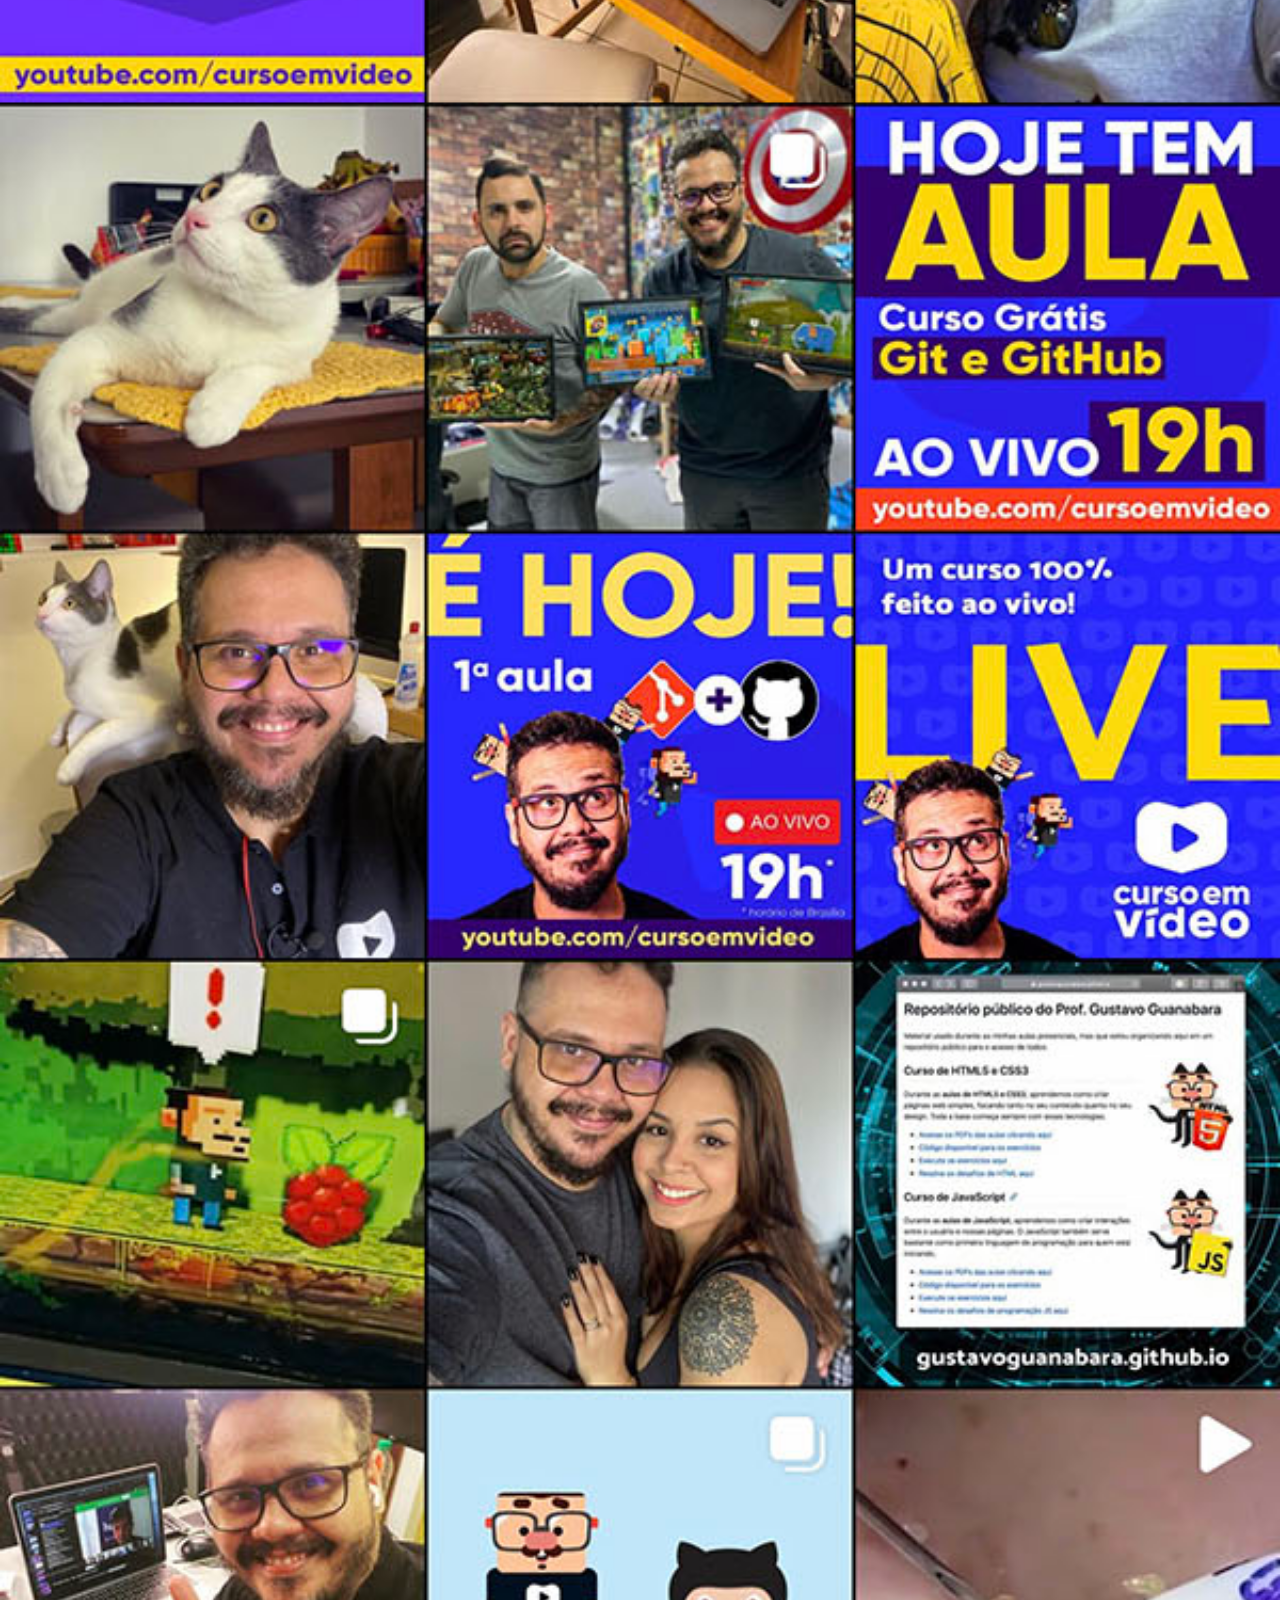
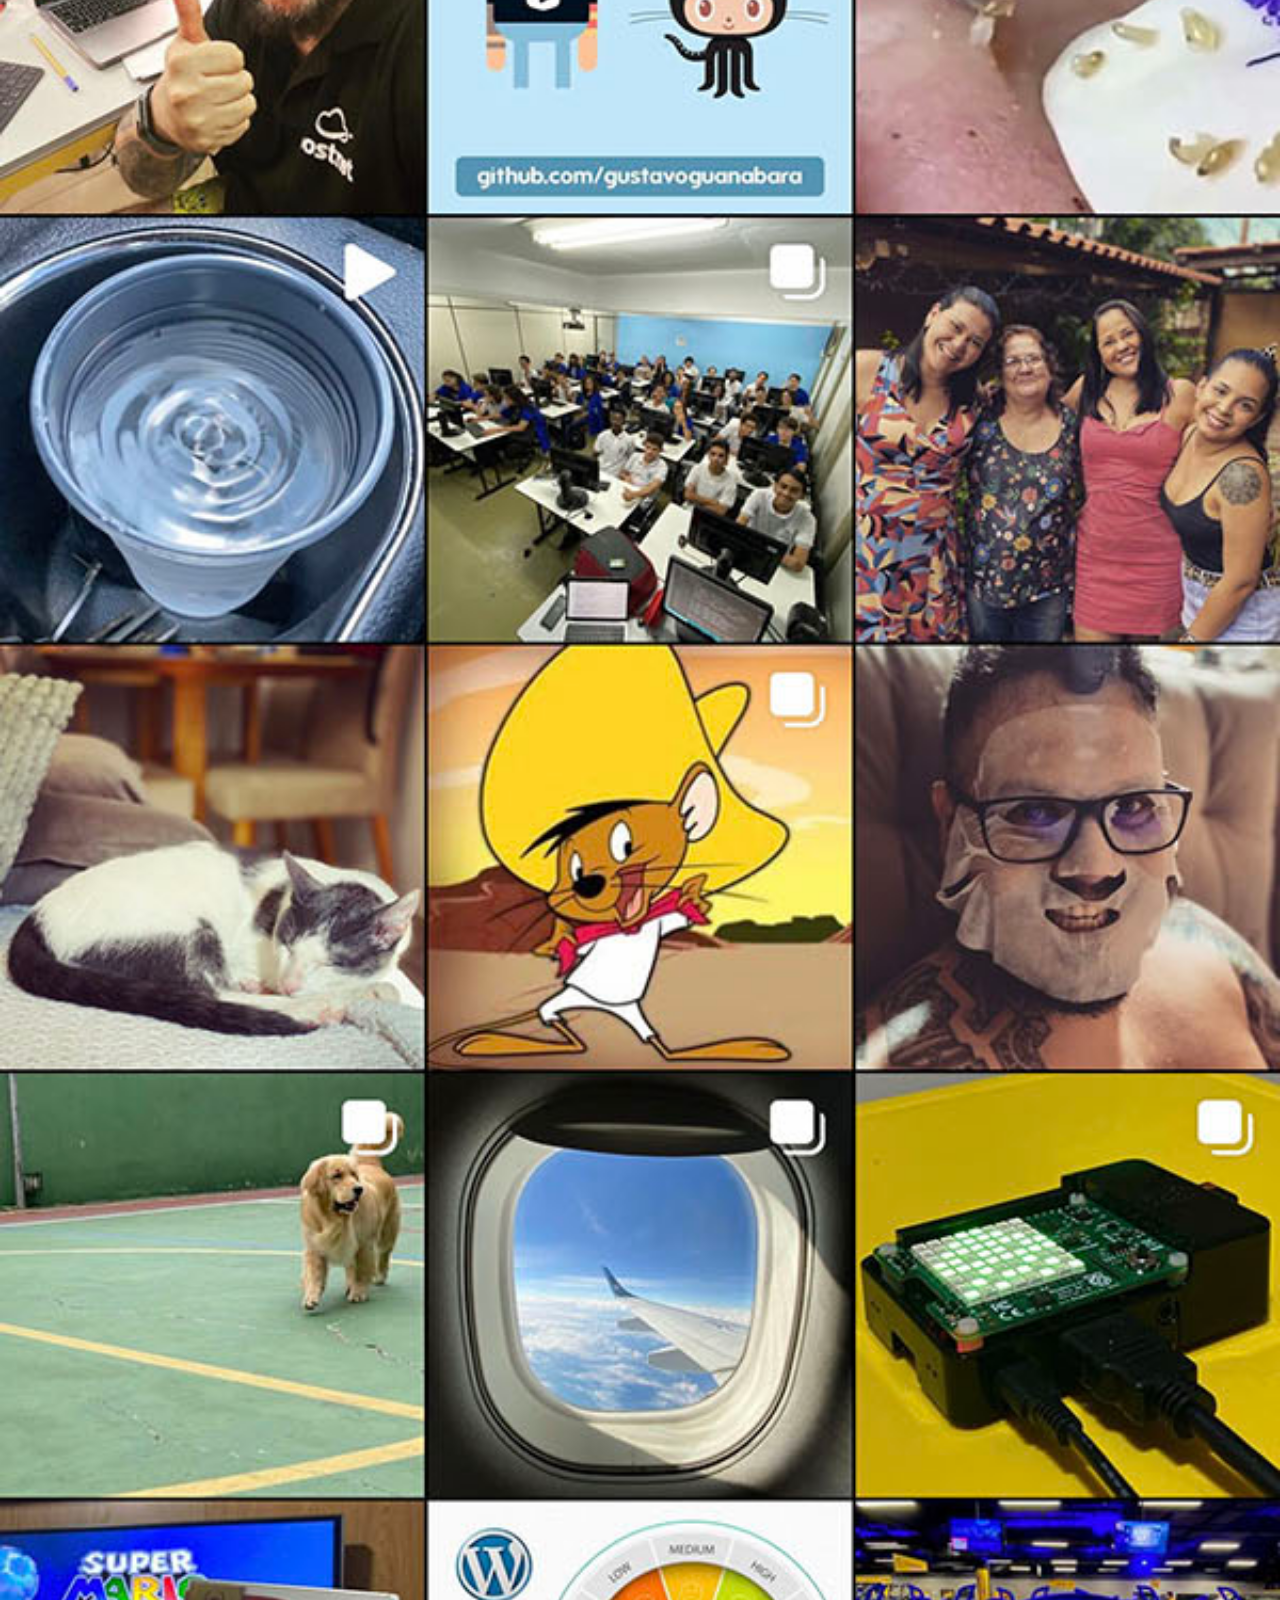
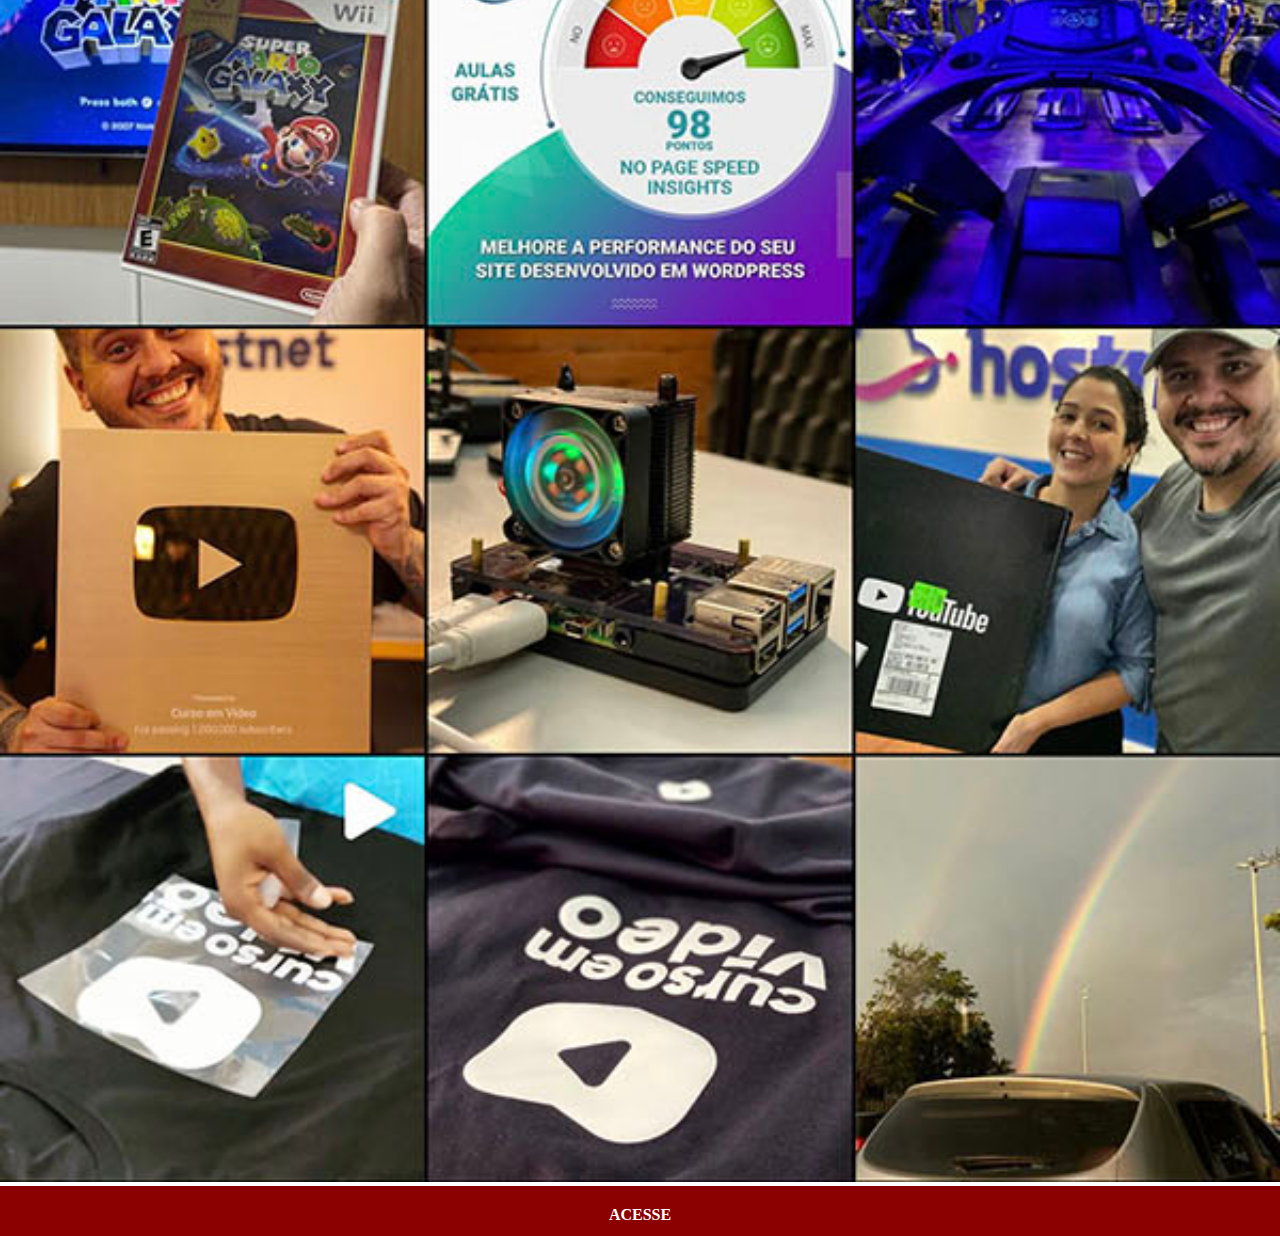
<file: instagram.html>
<!DOCTYPE html>
<html lang="pt-br">
<head>
    <meta charset="UTF-8">
    <meta http-equiv="X-UA-Compatible" content="IE=edge">
    <meta name="viewport" content="width=device-width, initial-scale=1.0">
    <link rel="stylesheet" href="estilos/social.css">
    <title>instagram</title>
</head>
<body>
    <img src="estilos/imagens/tela-instagram.jpg" alt="">
    <a href="https://www.instagram.com/gabriel.aallveess/" target="_blank">ACESSE</a>
    
</body>
</html>
</file>
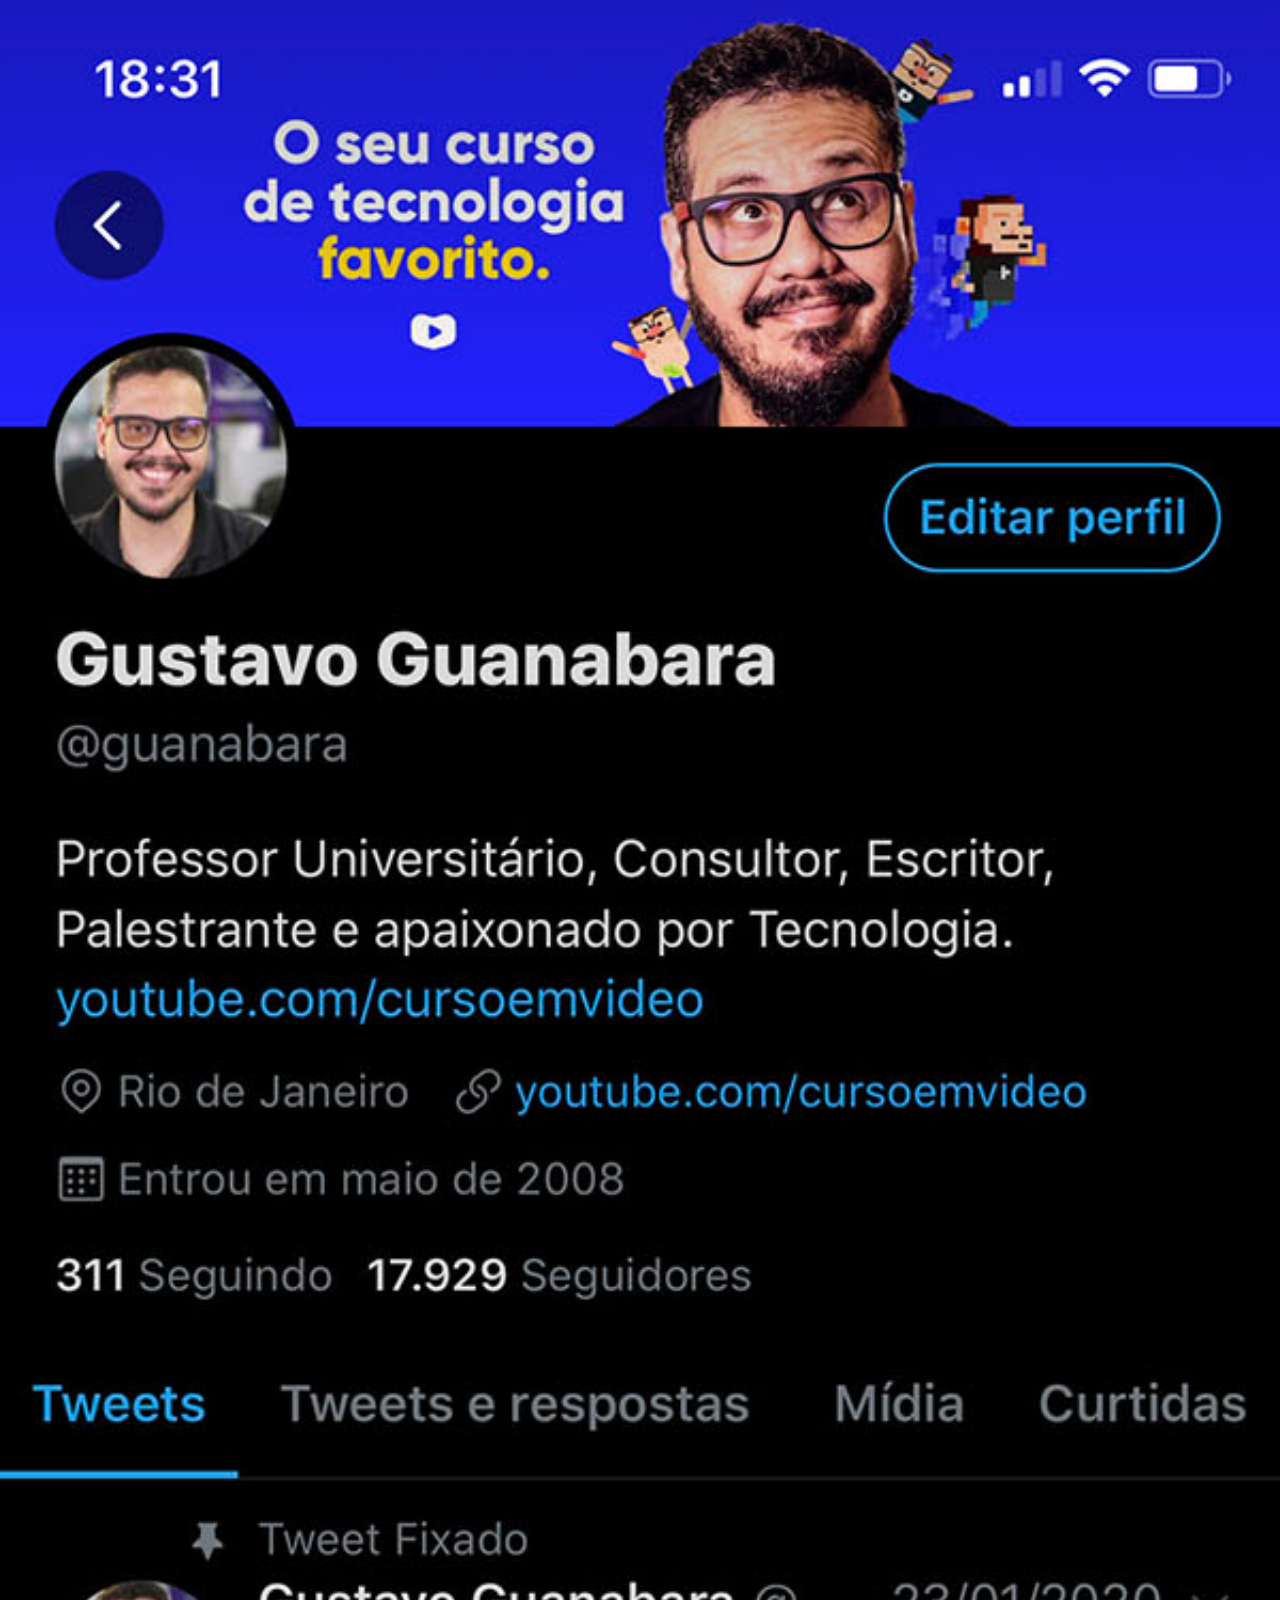
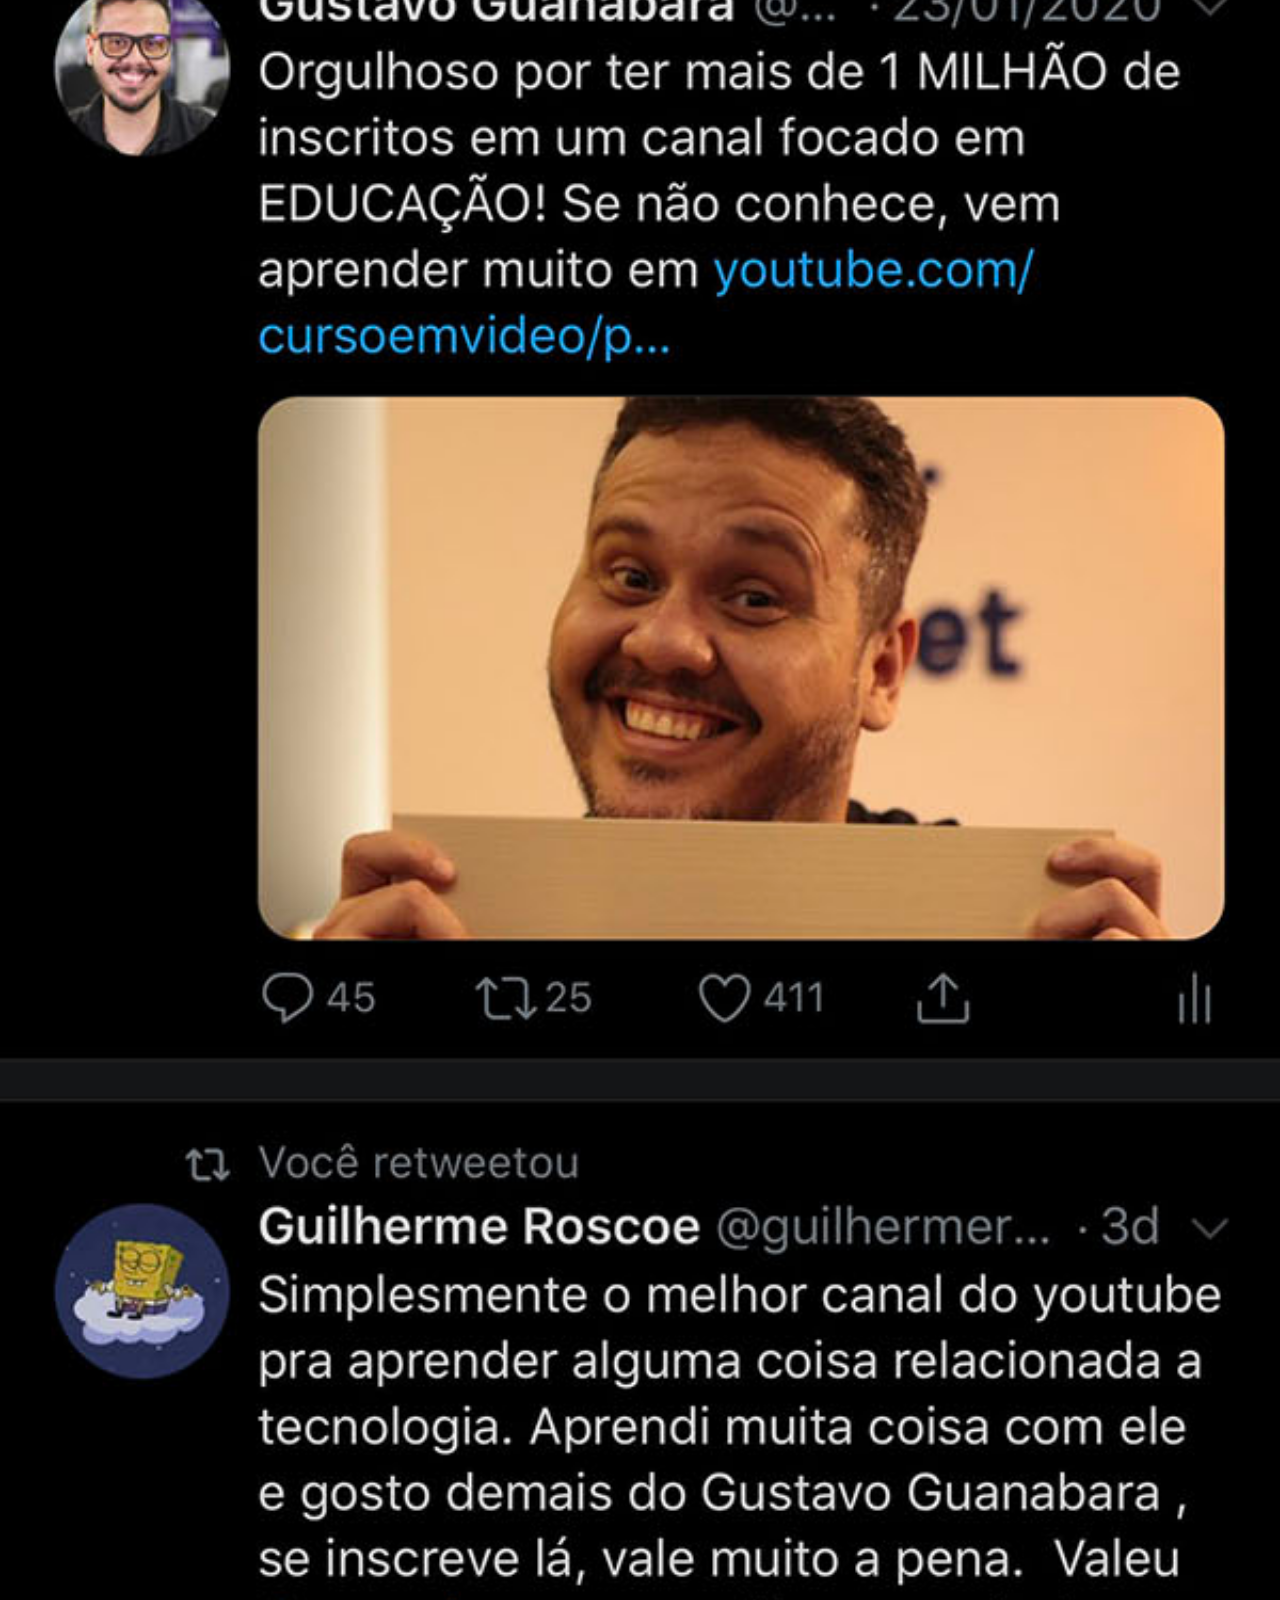
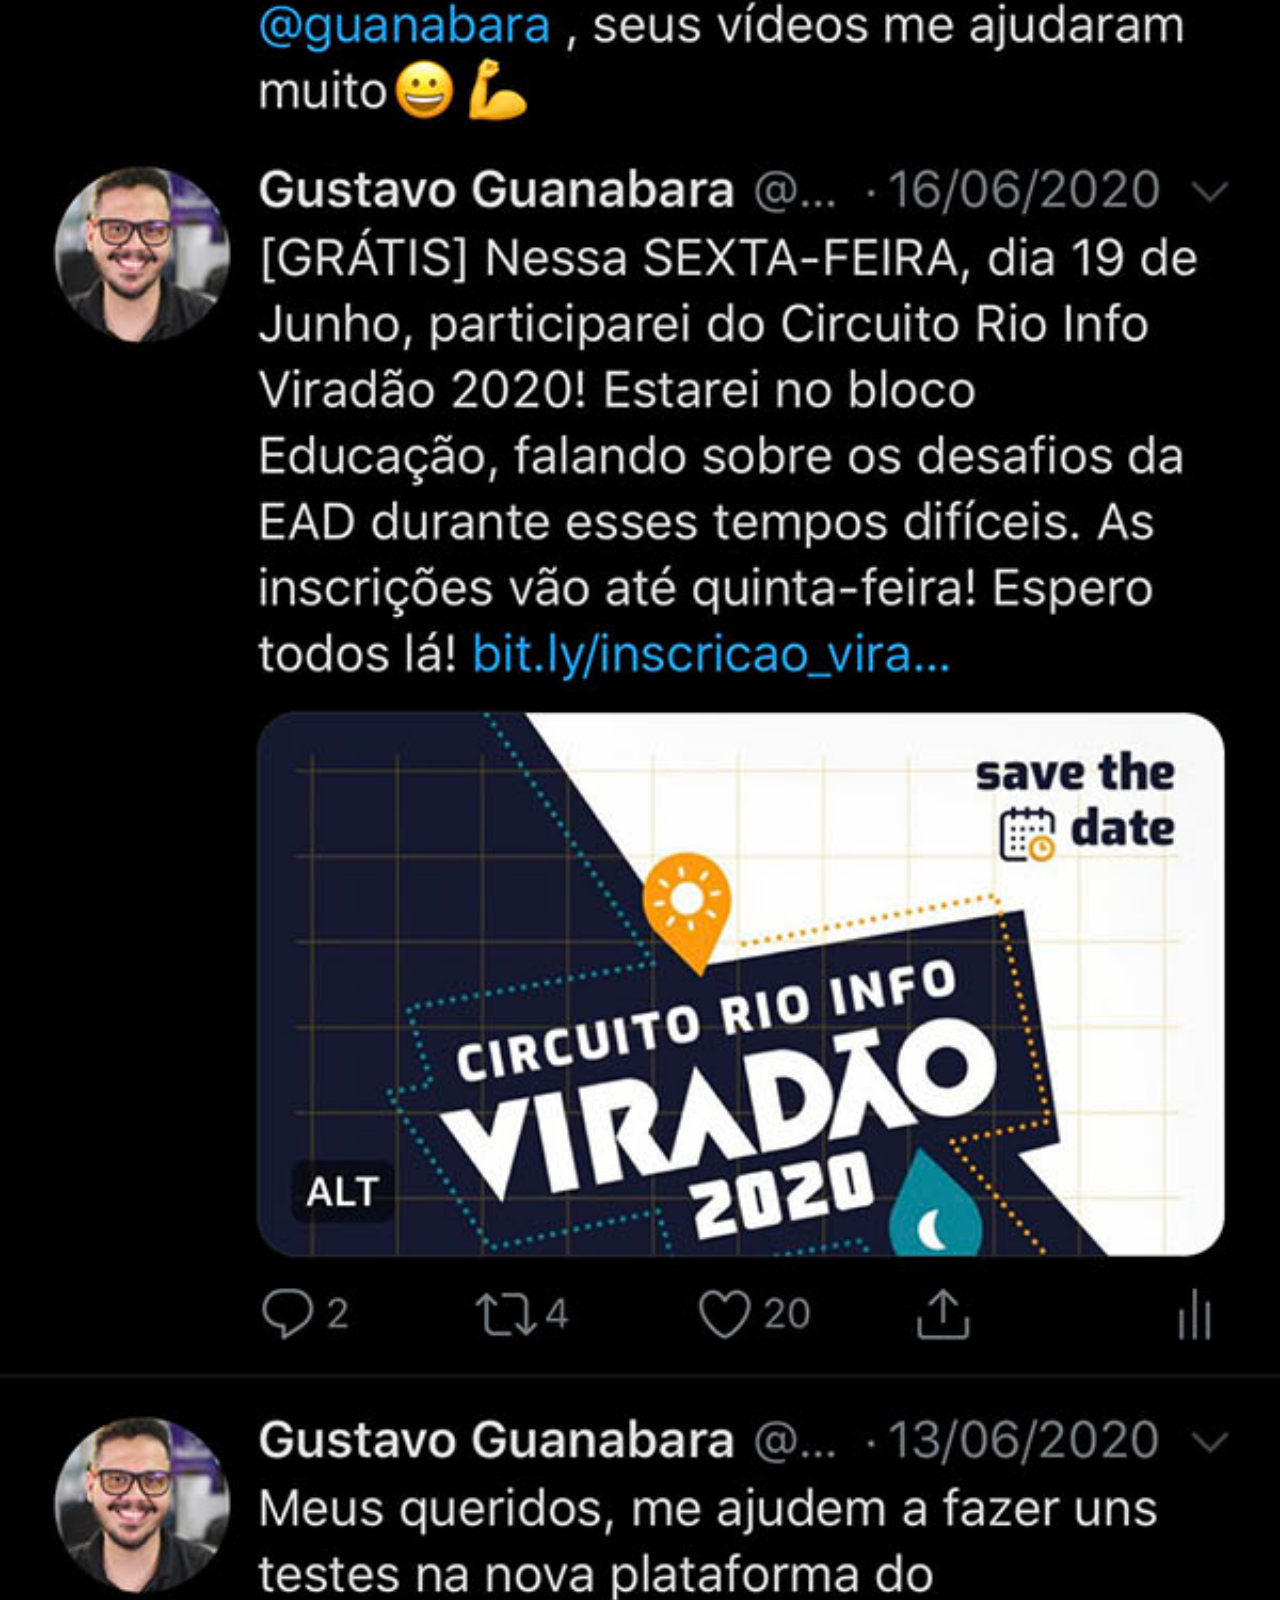
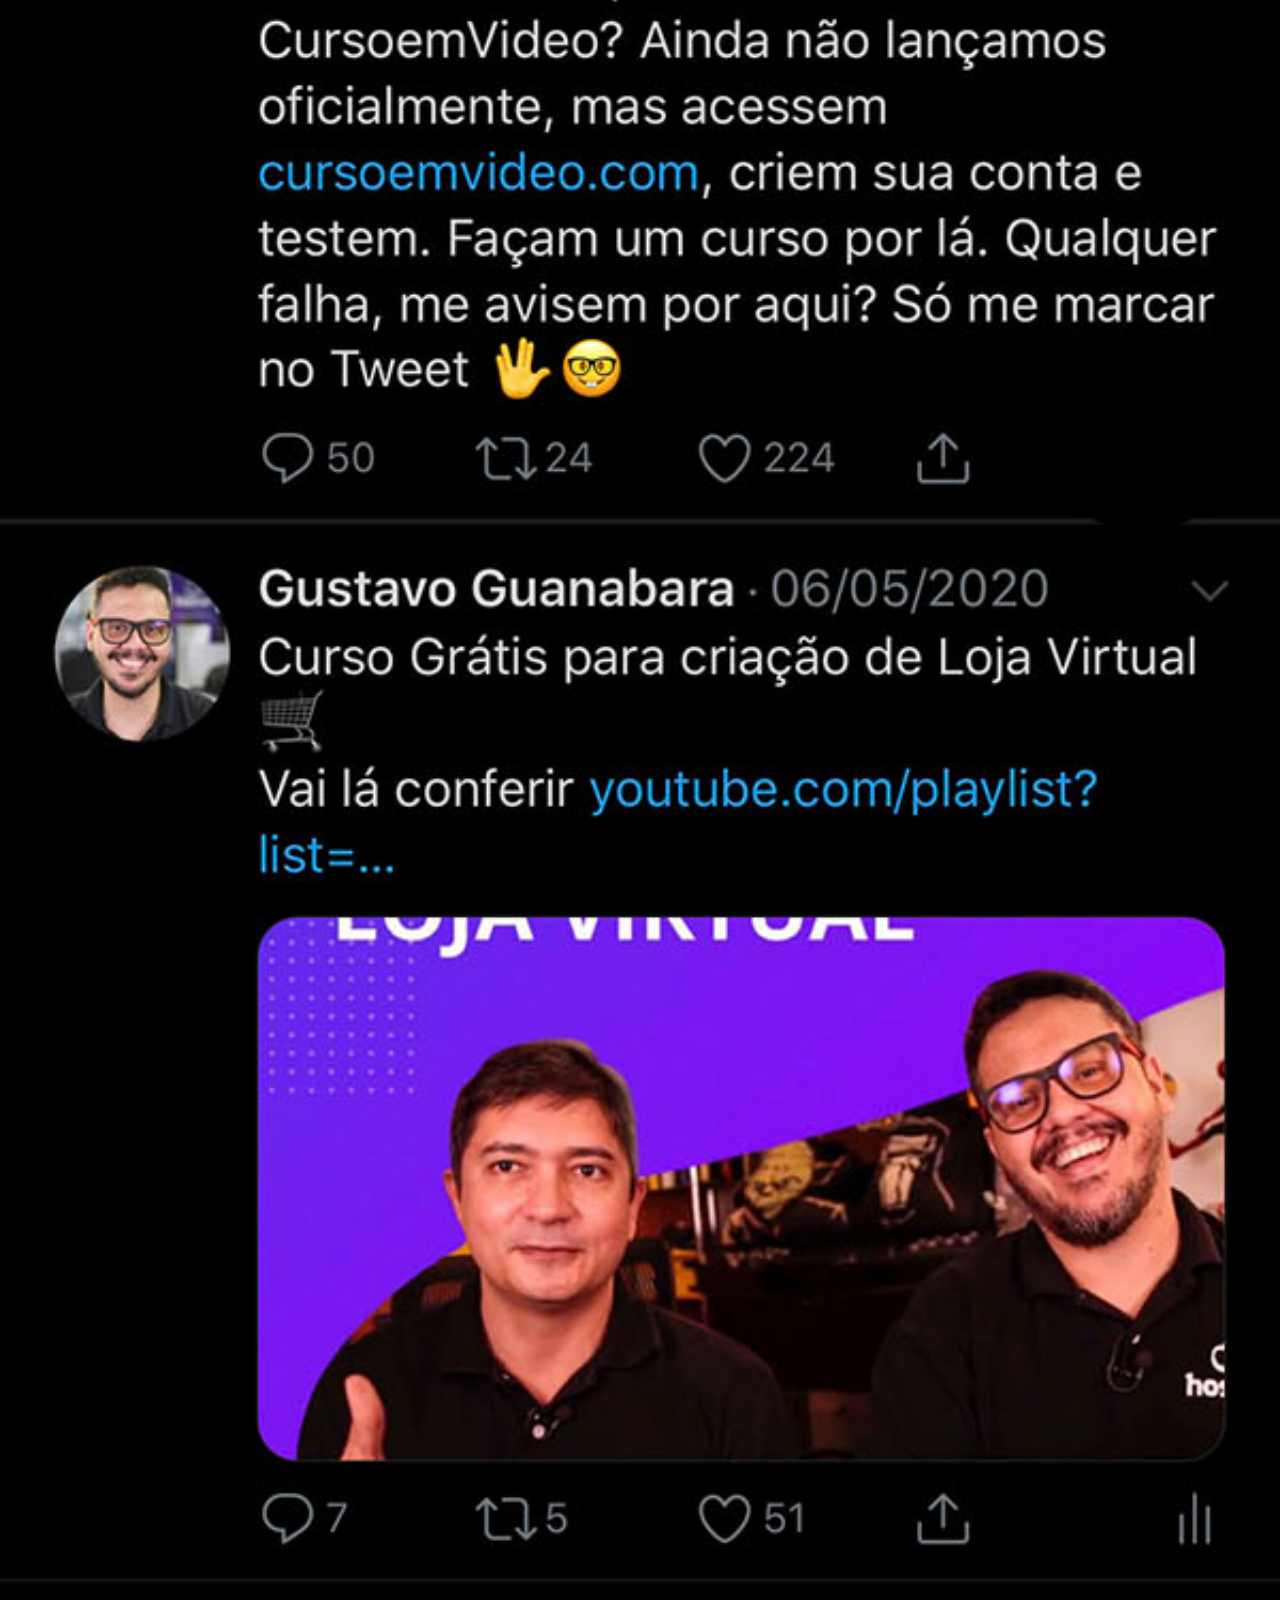
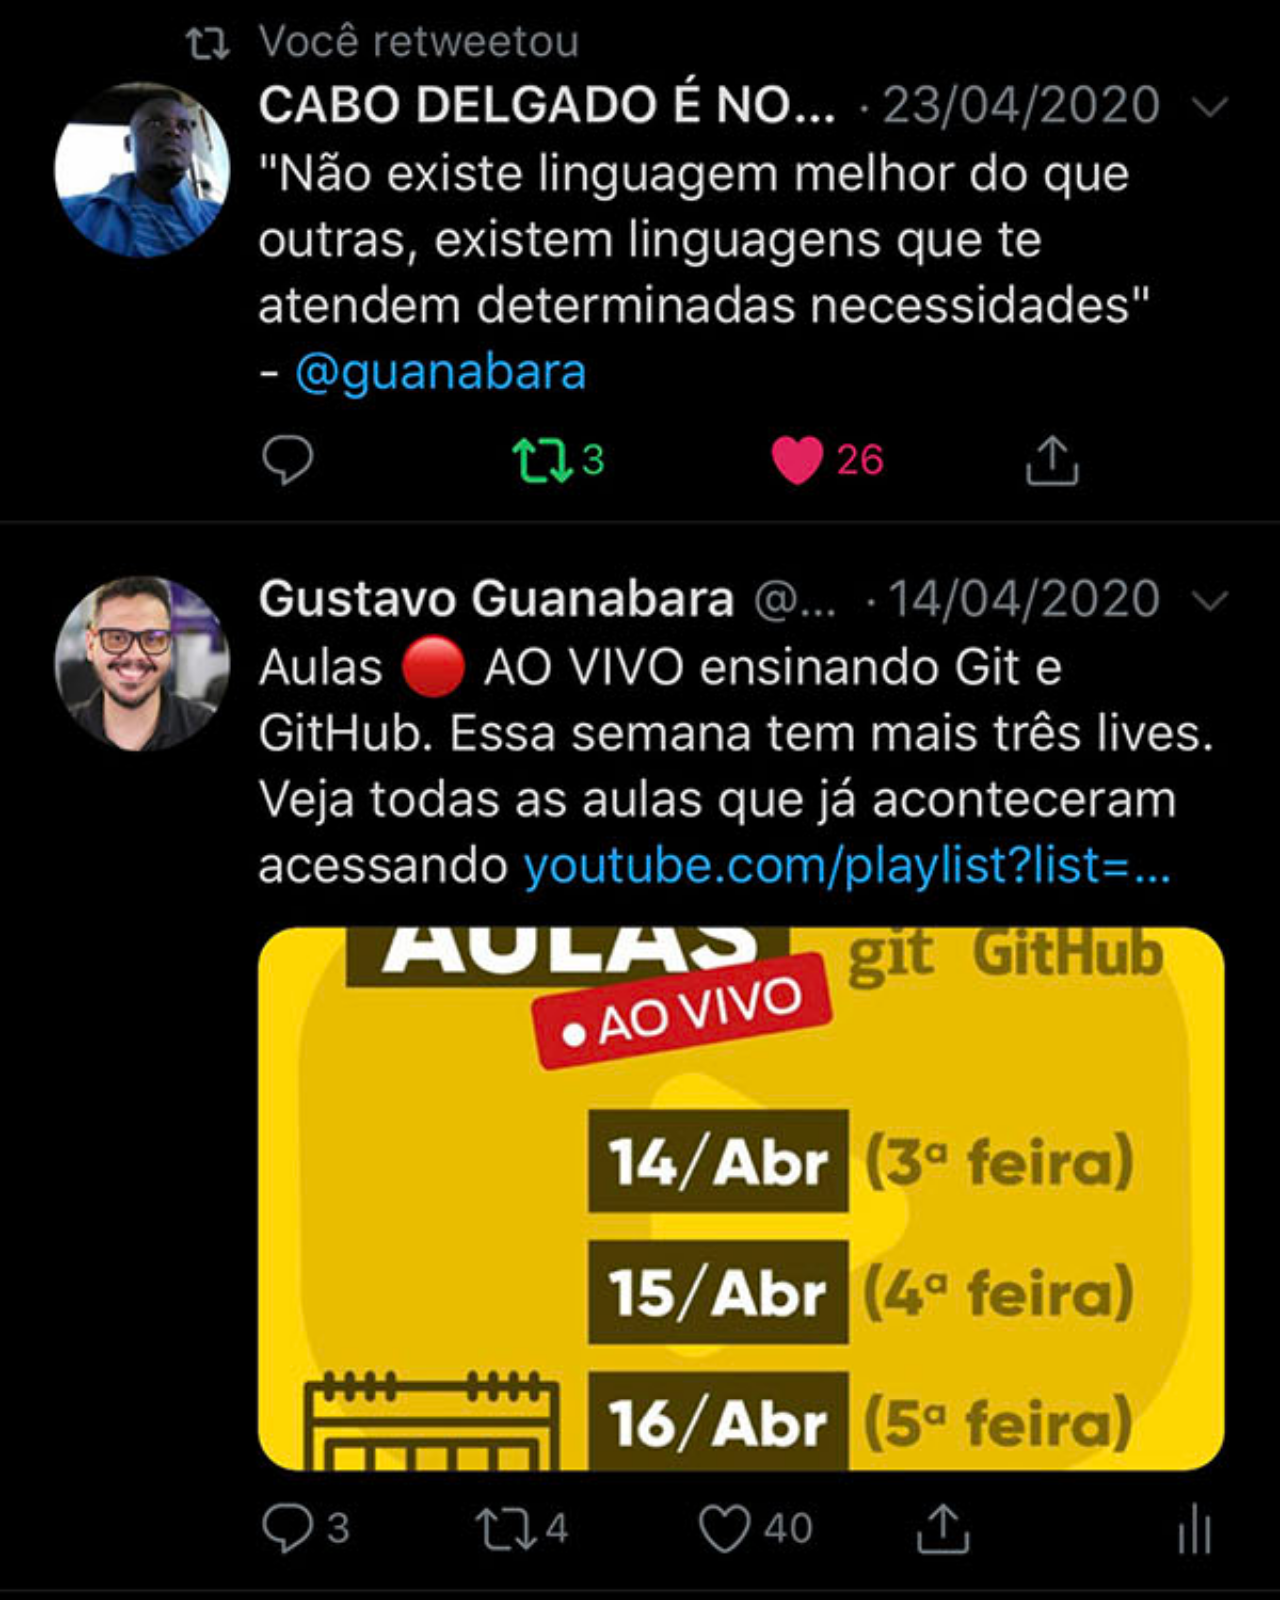
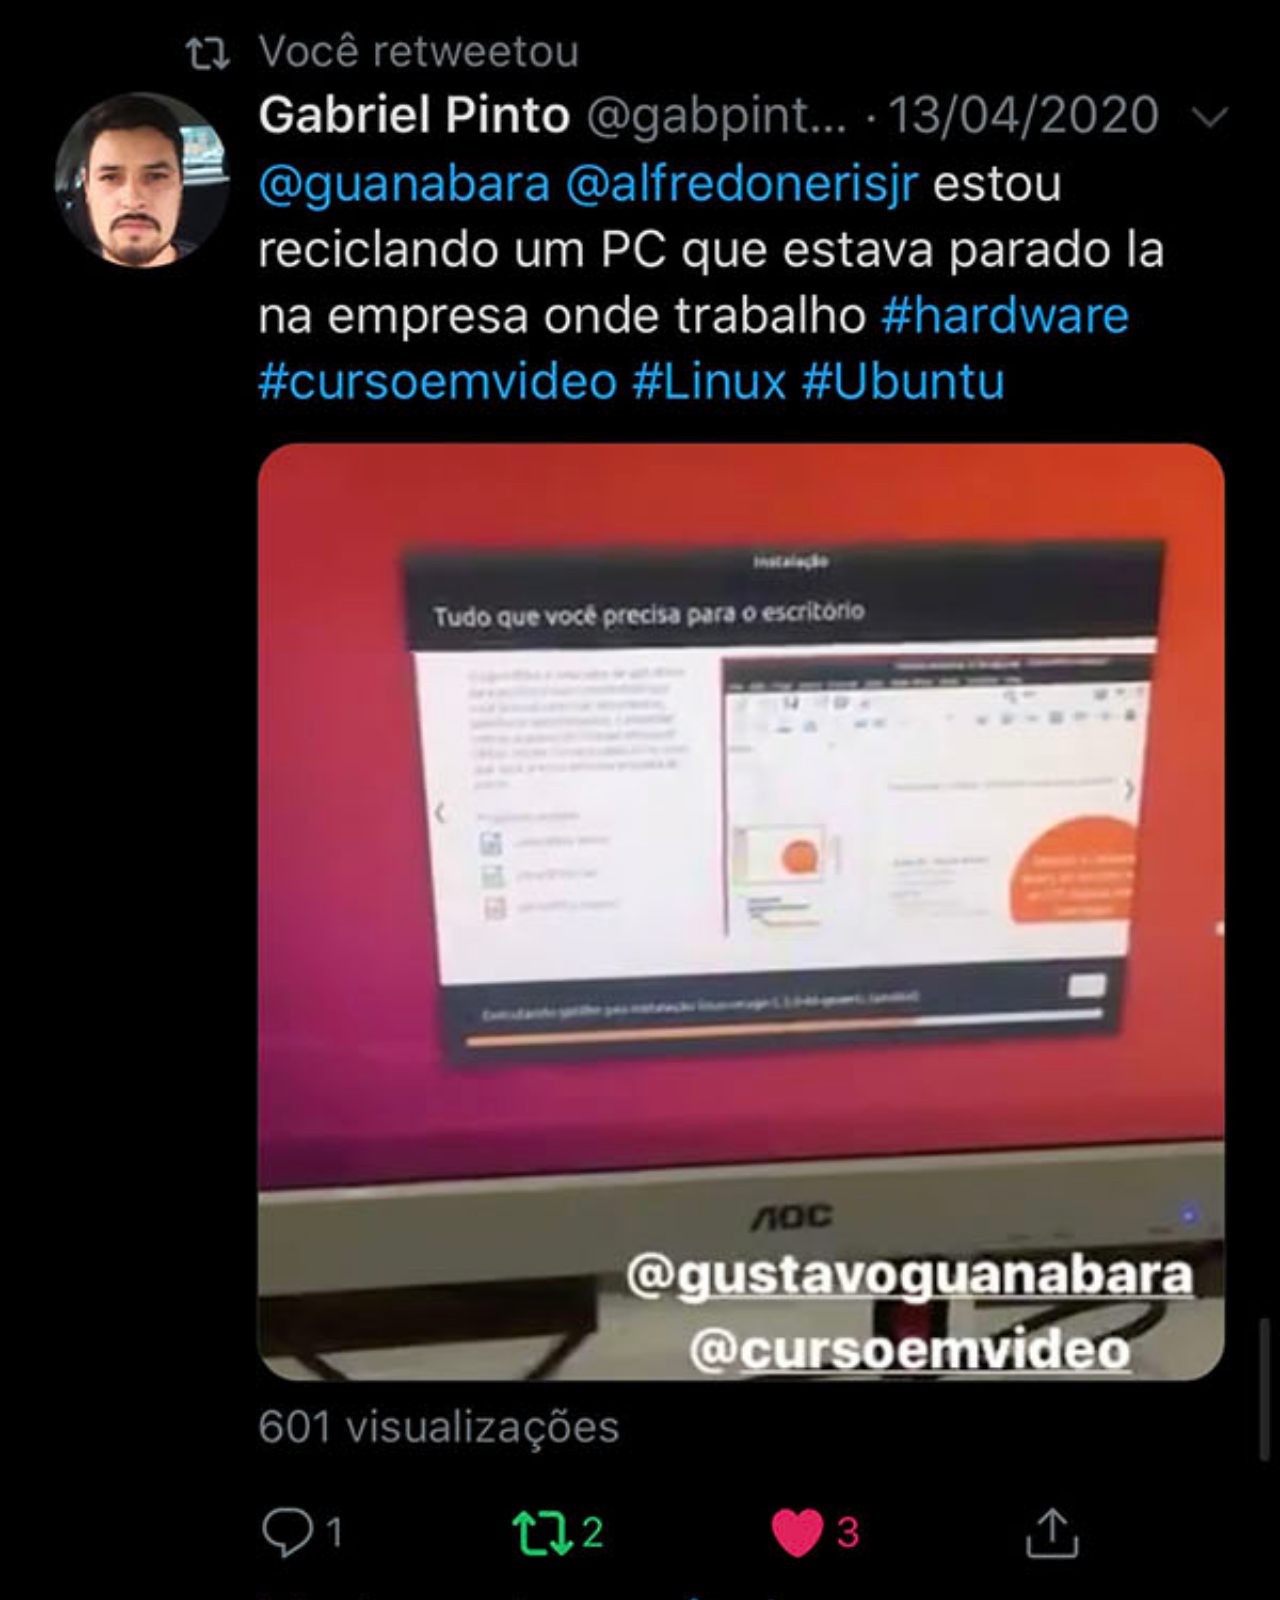
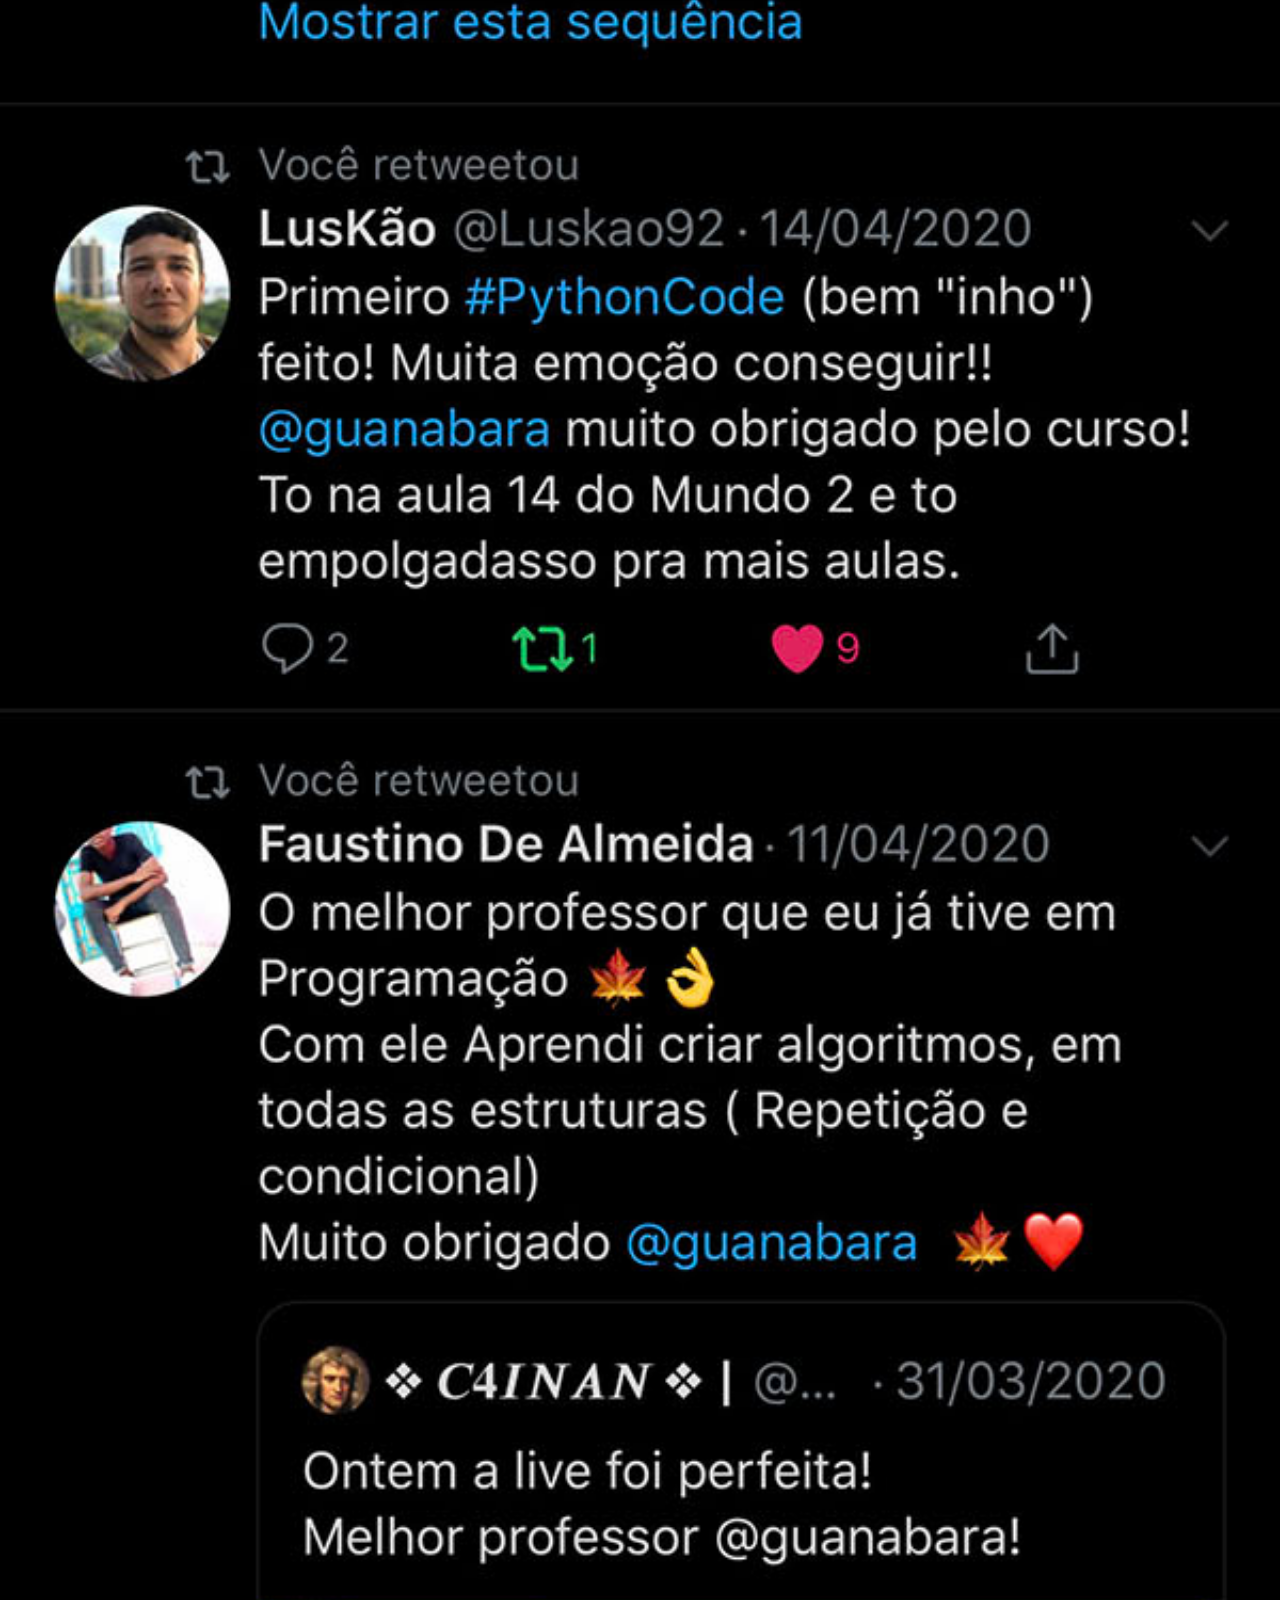
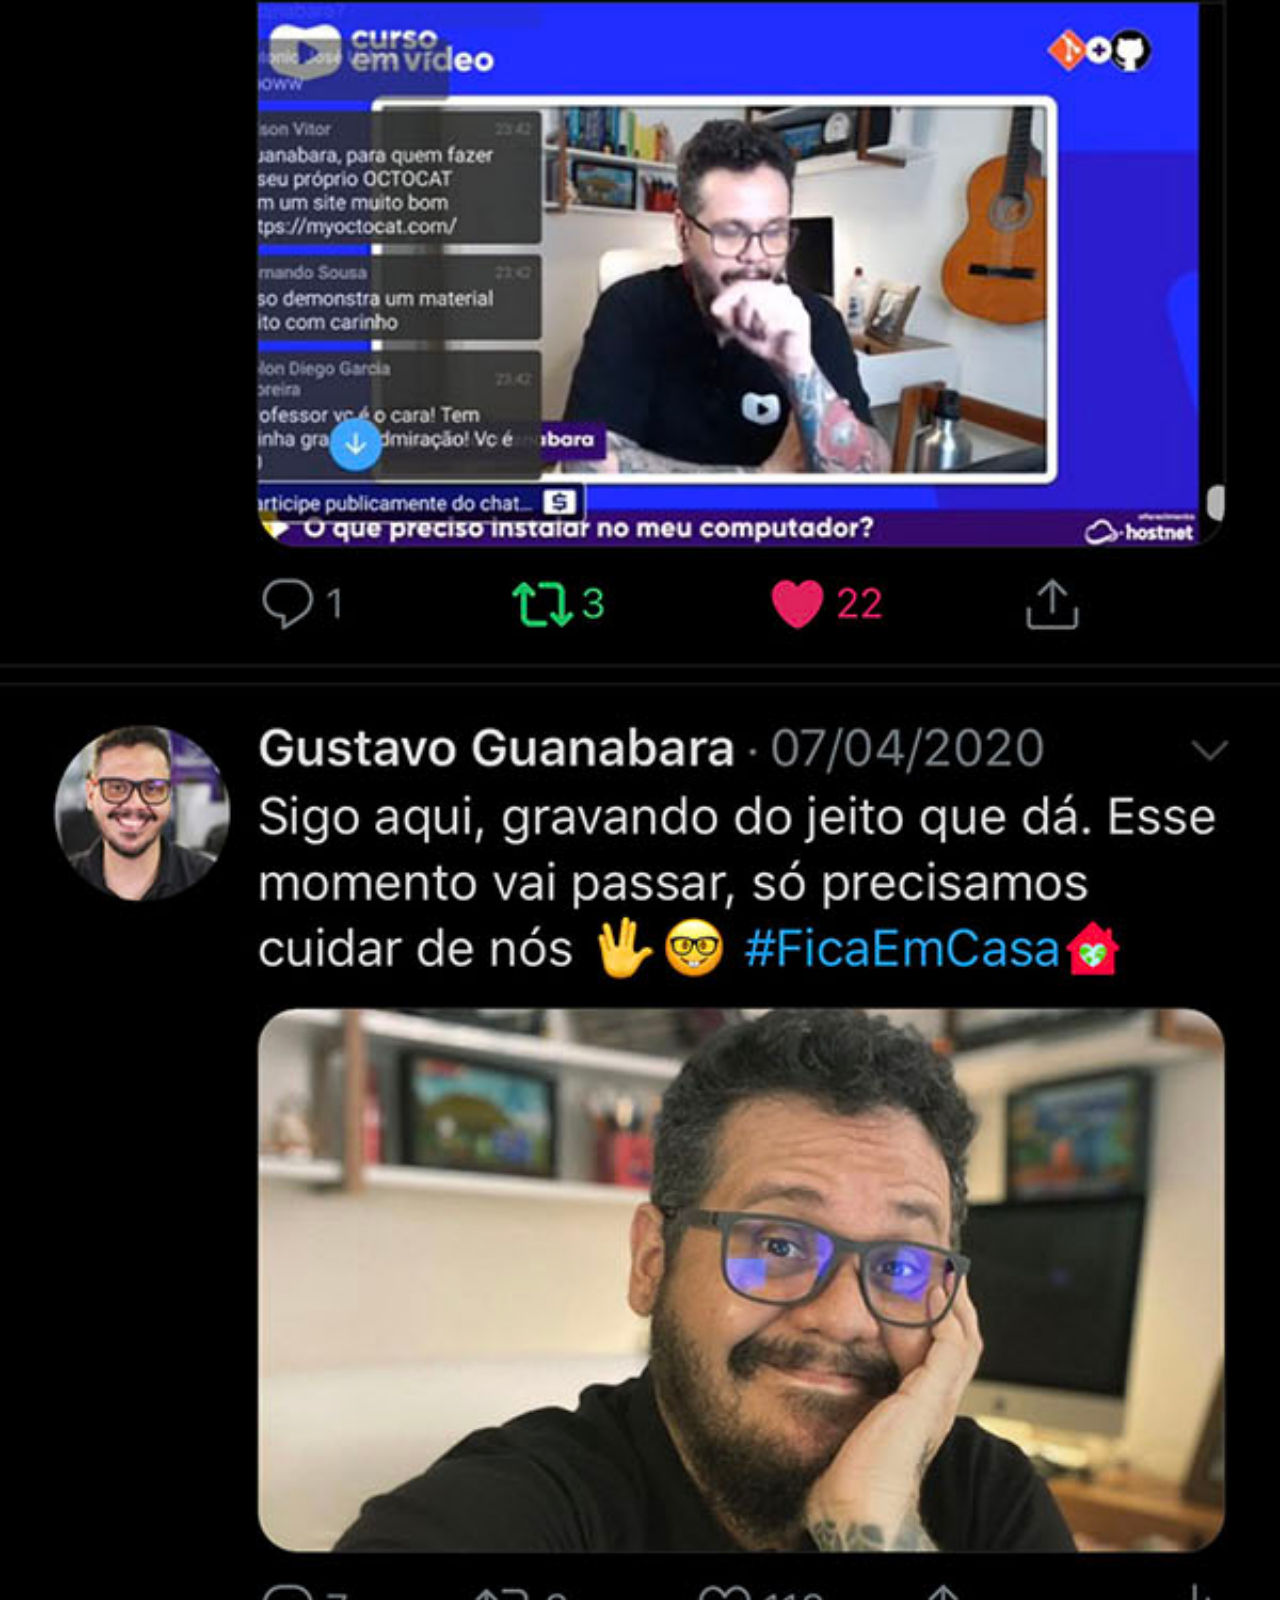
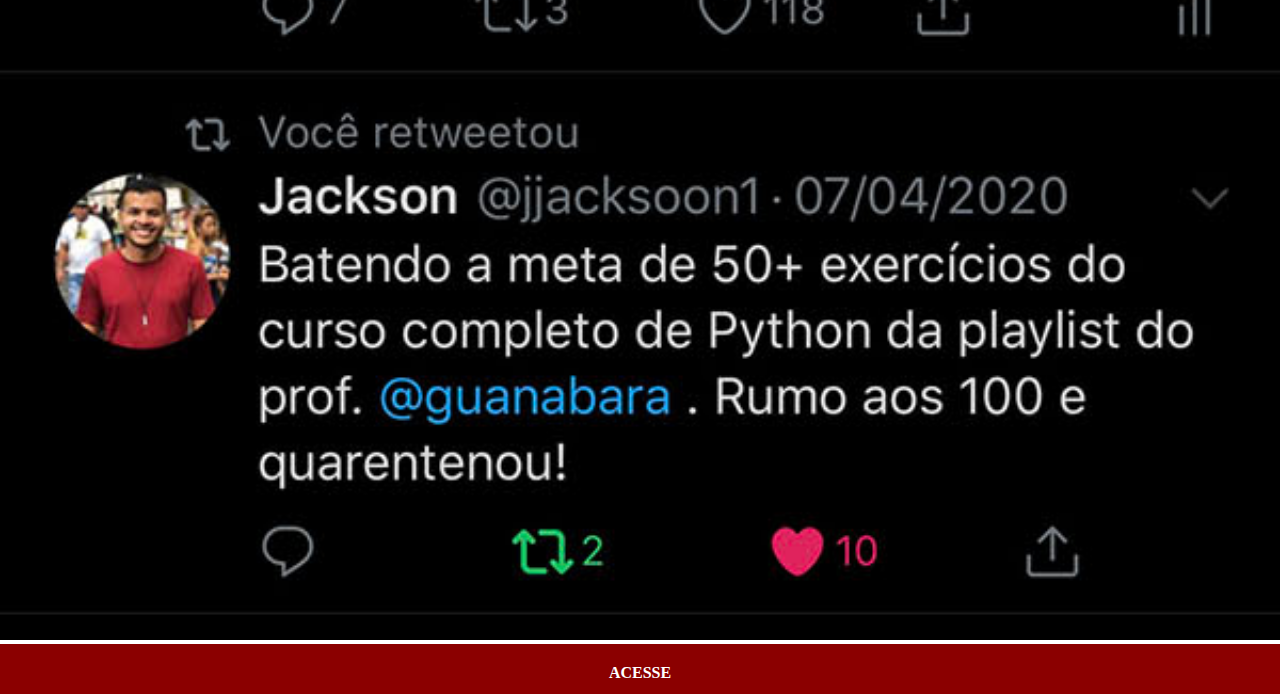
<file: twitter.html>
<!DOCTYPE html>
<html lang="pt-br">
<head>
    <meta charset="UTF-8">
    <meta http-equiv="X-UA-Compatible" content="IE=edge">
    <meta name="viewport" content="width=device-width, initial-scale=1.0">
    <link rel="stylesheet" href="estilos/social.css">
    <title>twitter</title>
</head>
<body>
    <img src="estilos/imagens/tela-twitter.jpg" alt="">
    <a href="https://twitter.com/GTP12452" target="_blank">ACESSE</a>
    
</body>
</html>
</file>
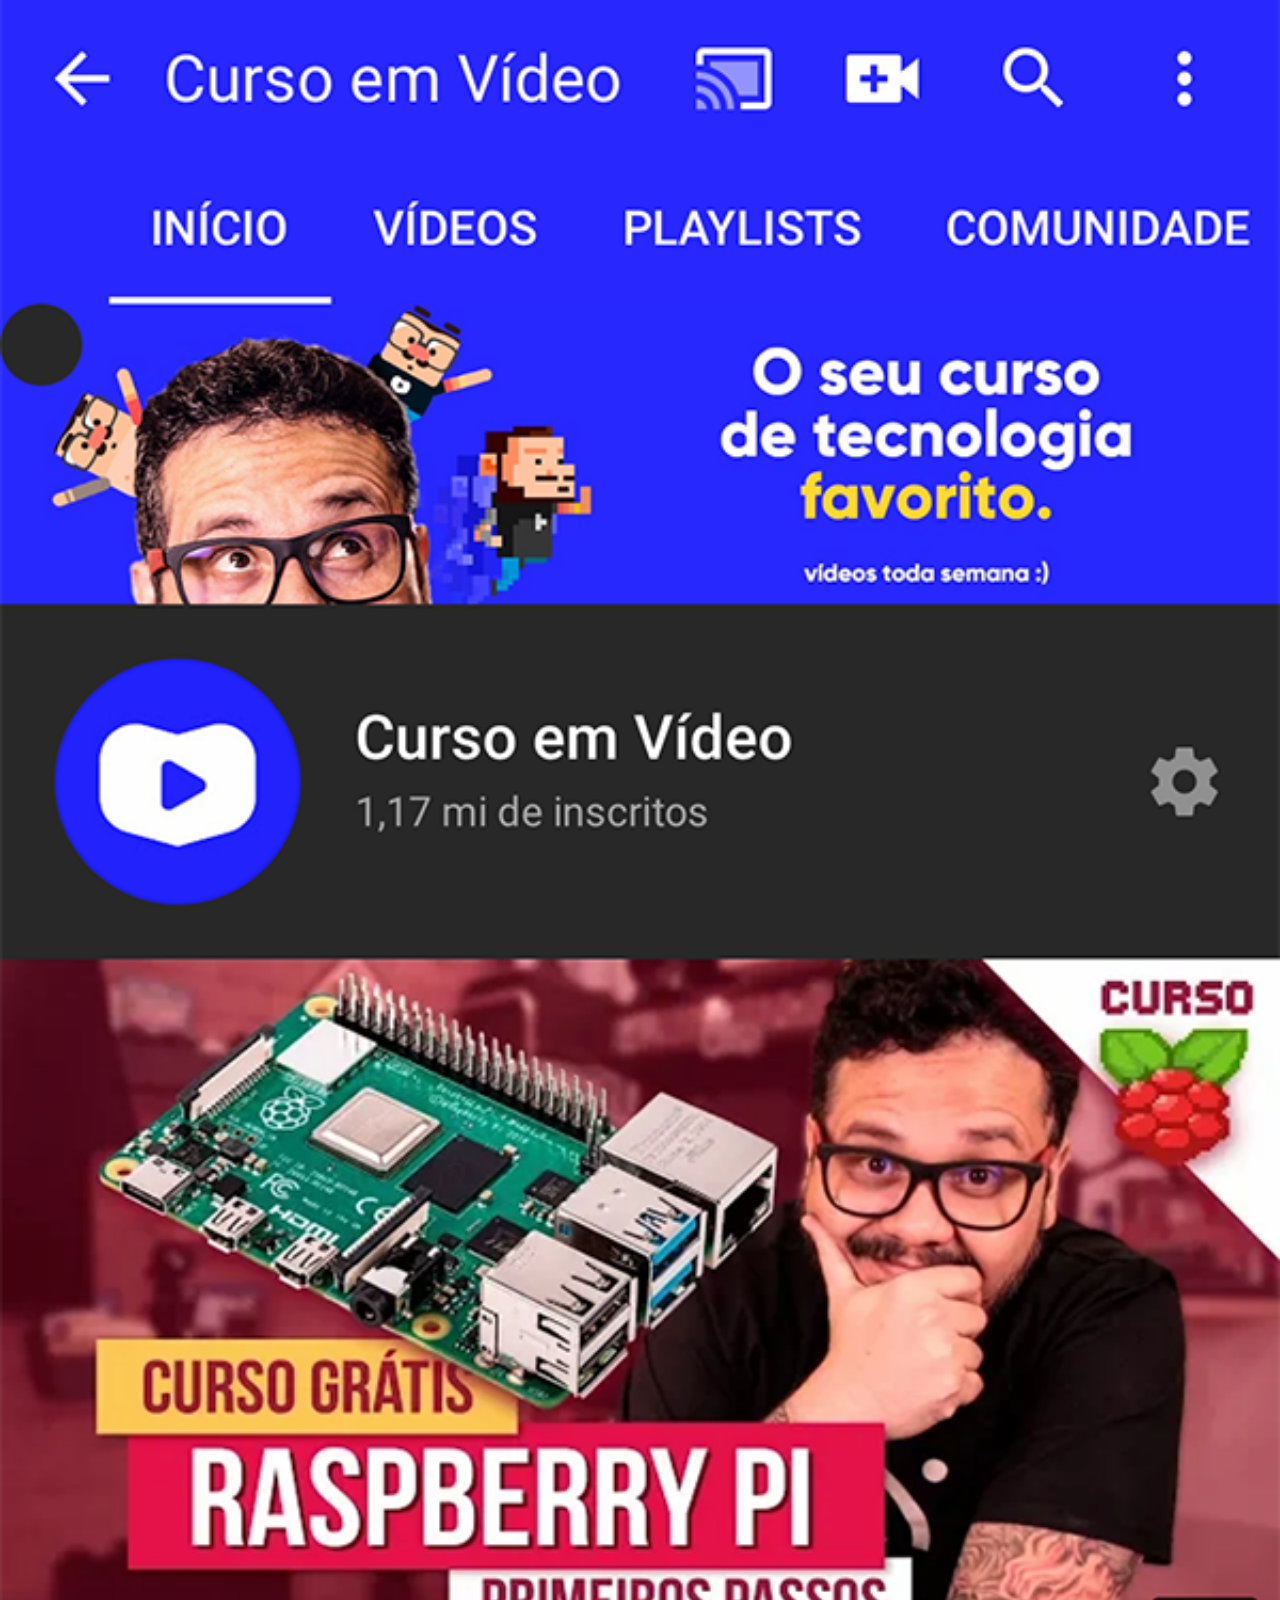
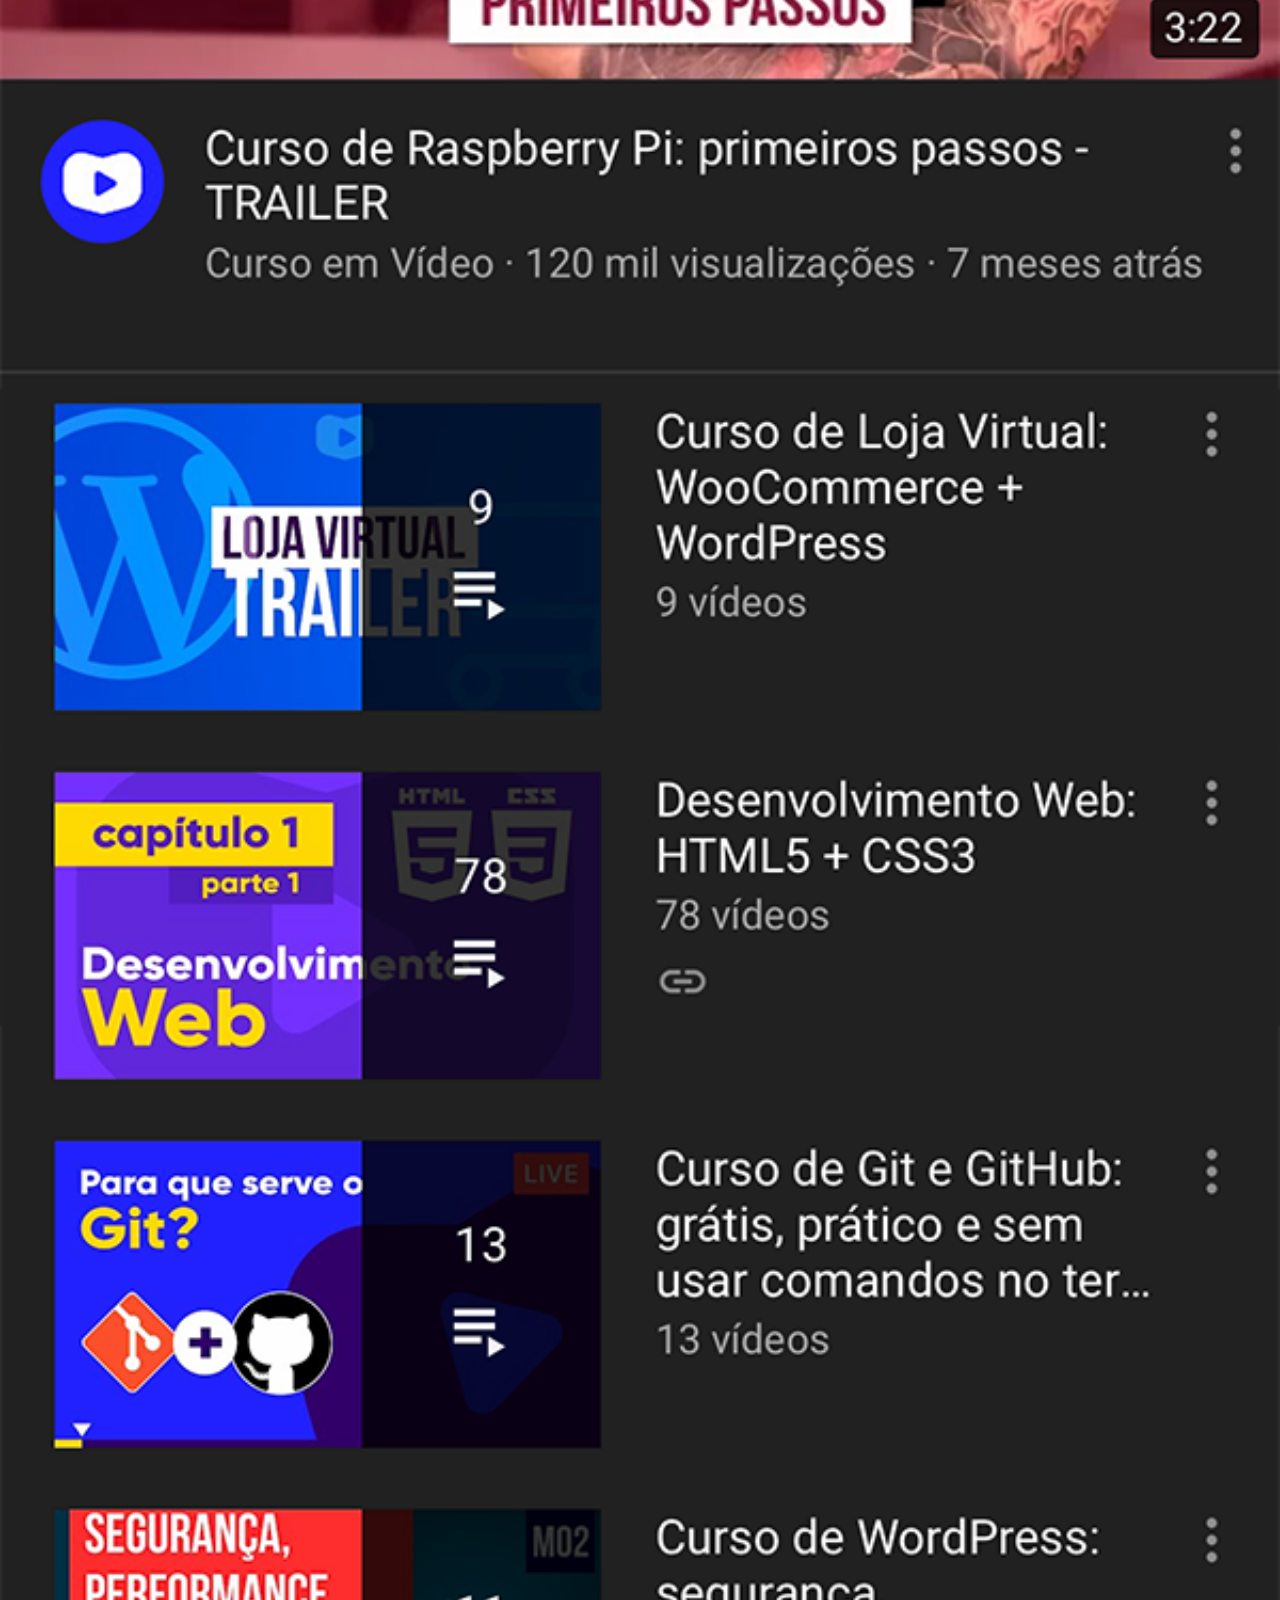
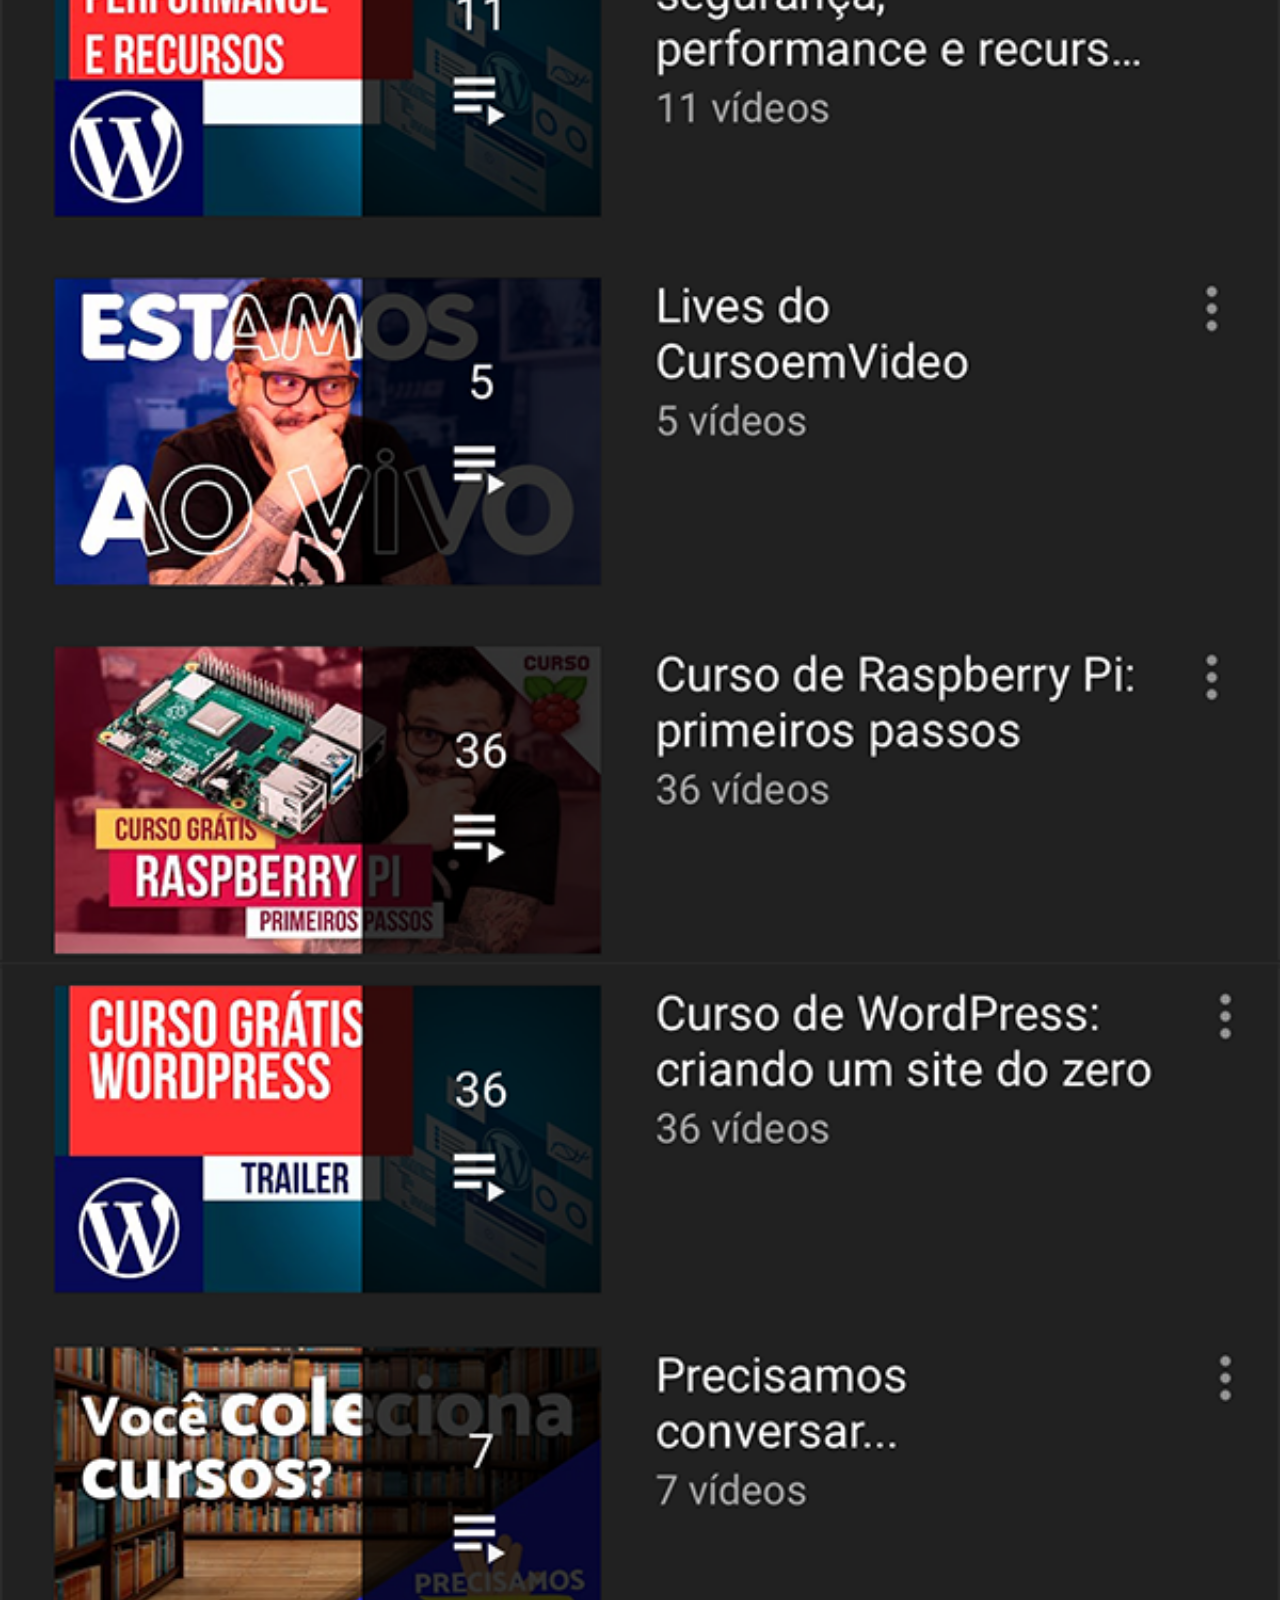
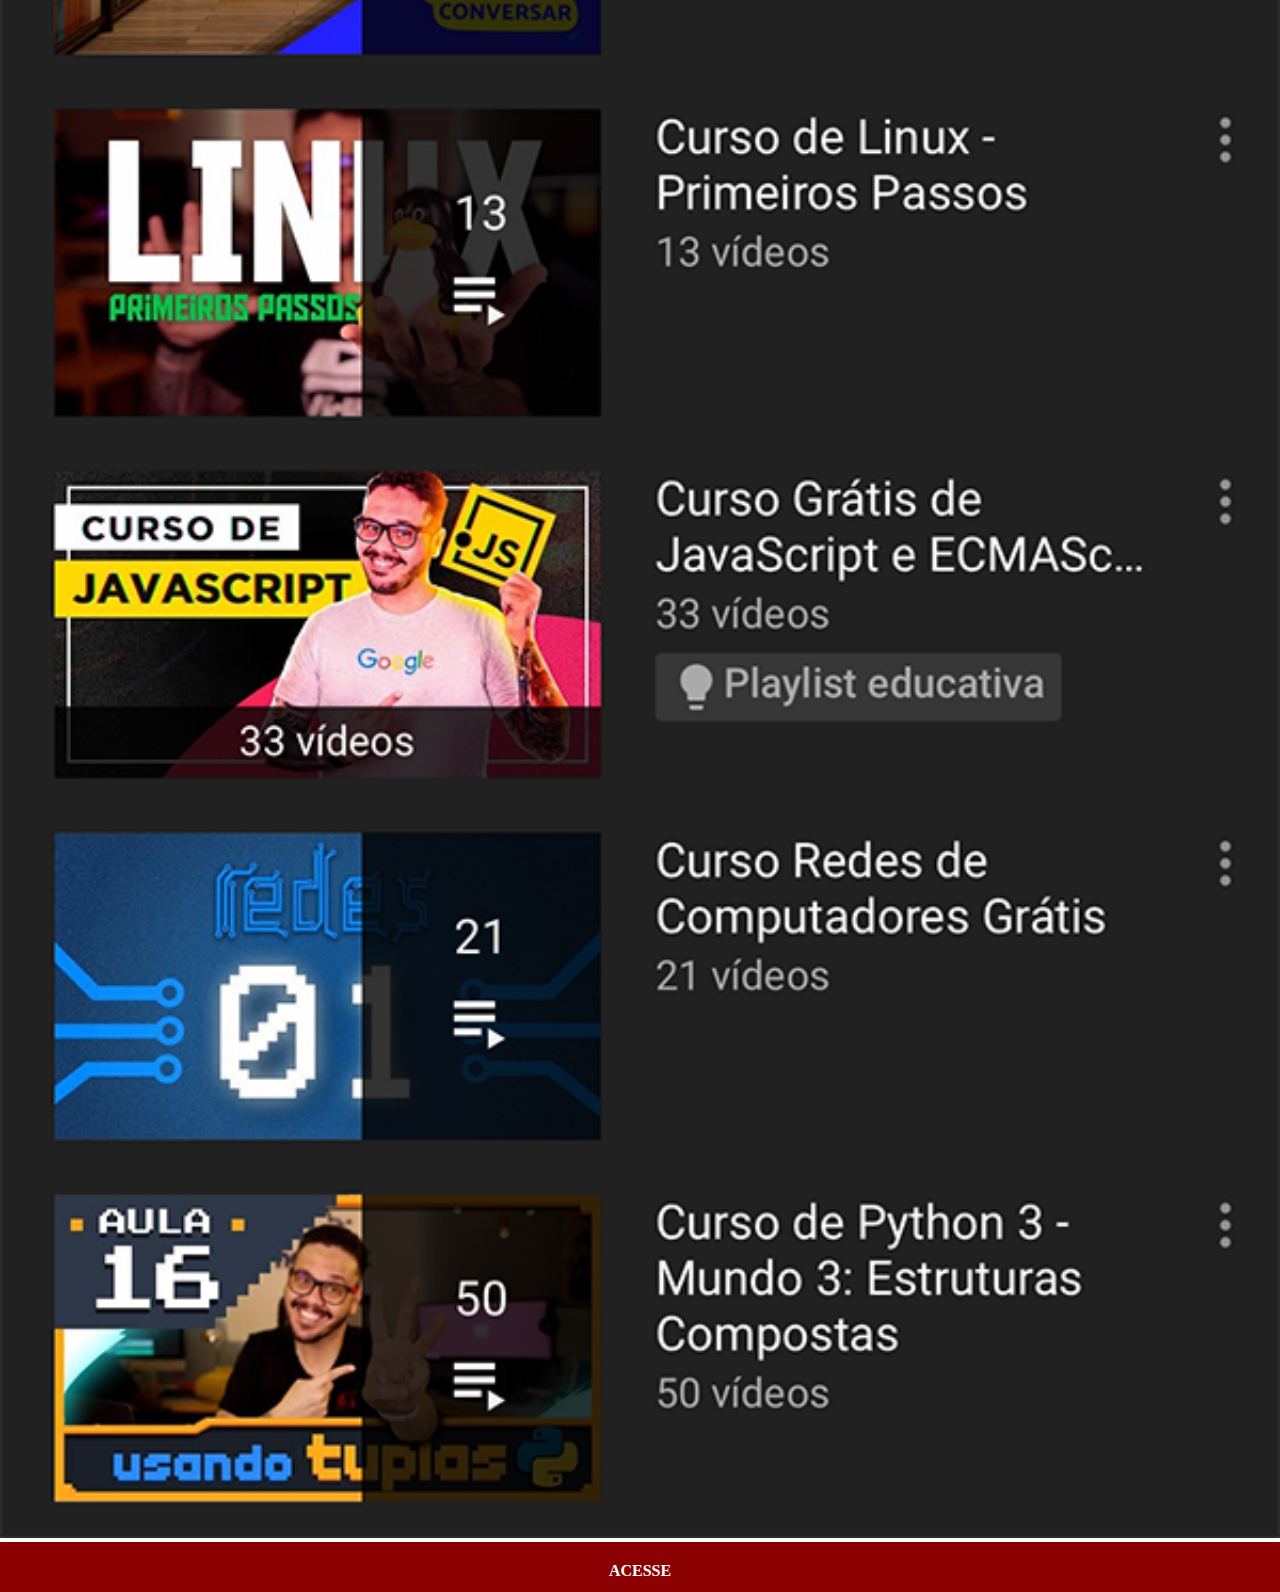
<file: youtube.html>
<!DOCTYPE html>
<html lang="pt-br">
<head>
    <meta charset="UTF-8">
    <meta http-equiv="X-UA-Compatible" content="IE=edge">
    <meta name="viewport" content="width=device-width, initial-scale=1.0">
    <link rel="stylesheet" href="estilos/social.css">
    <title>Youtube</title>
</head>
 
<body>
    <img src="estilos/imagens/tela-youtube.png" alt="">
    <a href="https://www.youtube.com/@GTPjoga" target="_blank">ACESSE</a>
    
</body>
</html>
</file>
<file: estilos/style.css>
@charset "utf-8";
*{
    margin: 0px;
    padding: 0px;
    font-family: 'Courier New', Courier, monospace;
}
html, body{
    height: 100vh;
    width: 100vw;
    background-color: black;
    
}
body{
    background: url(imagens/fundo-madeira.jpg) no-repeat top center;
    background-size: cover;
    background-attachment: fixed;
    color:aqua;
}
main{
    position: relative;
    height: 96vh;
    
    
}

section#telefone{
    position: absolute;
    top: 50%;
    left: 50%;
    transform: translate(-50%, -50%);
    width: 311px;
    height: 627px;
    background:  url(imagens/frame-iphone.png) no-repeat;
}
iframe#tela{
    position: relative;
    top: 80px;
    left: 22px;
    width: 269px;
    height: 472px;
}
section#redes-sociais{
    text-align: right;
}
section#redes-sociais > a > img{
    width: 50px;
    margin: 10px;
    border-radius: 50%;
    box-shadow: 2px 2px 5px black;
    box-sizing: border-box;
    /* Serve para torna a borda parte da caixa */
    
}
section#redes-sociais img:hover{
    border: 2px solid rgb(255, 255, 255);
    transform: translate(-3px, -3px);
    box-shadow: 5px 5px 10px black;
    transition: .3s, border 1s;
}
</file>
<file: estilos/social.css>
*{
    padding: 0px;
    margin: 0px;

    
}
::-webkit-scrollbar{
    width: 0px;
    height: 0px;
}
img{
    width: 100vw;


}
a{
display: block;
background-color: darkred;
padding: 20px;
text-align: center;
font-weight: bolder;
text-decoration: none;
color: white;
height: 10px;
}
a:hover{
    background-color: red;

}
</file>
